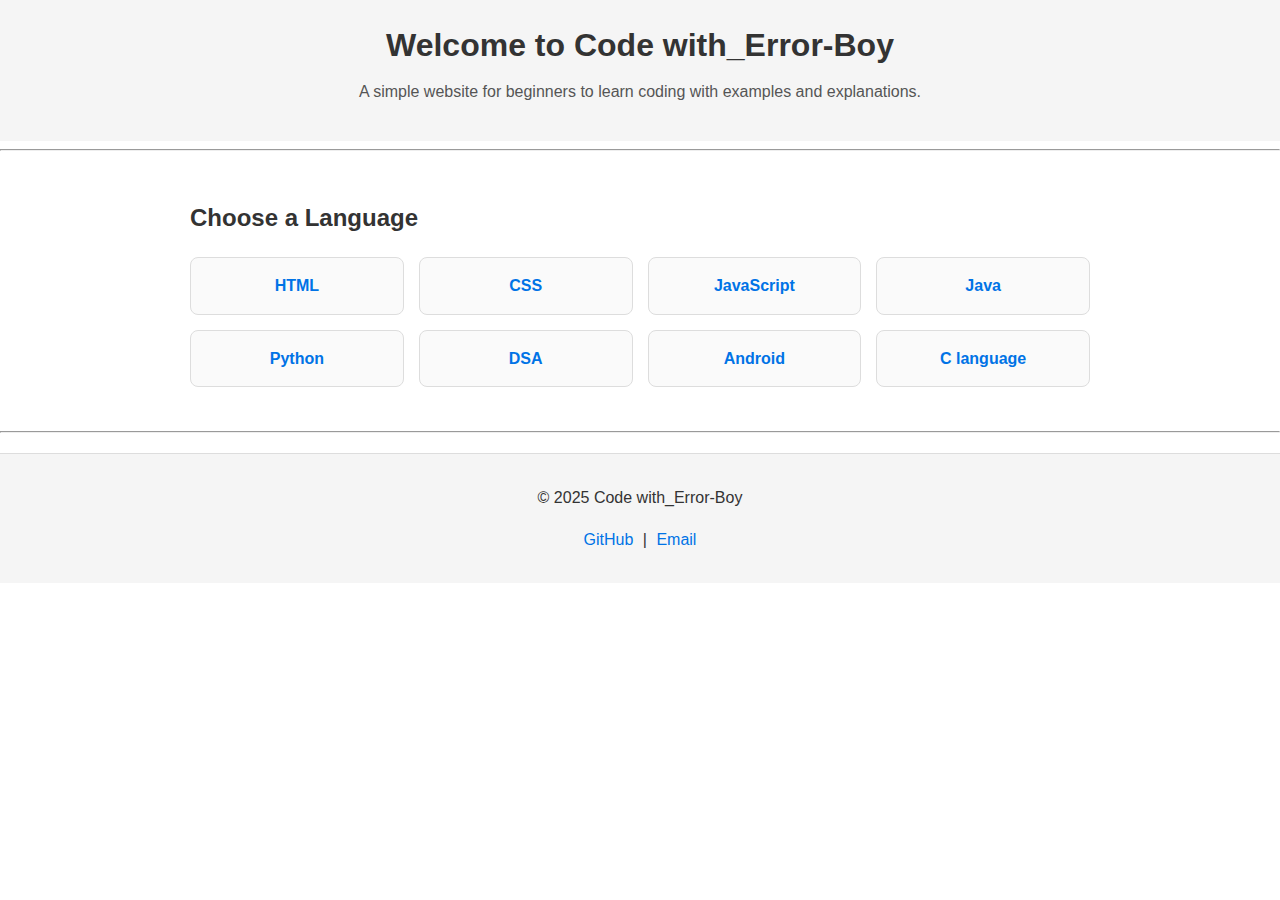
<file: index.html>
<!DOCTYPE html>
<html lang="en">
<head>
  <meta charset="UTF-8">
  <meta name="viewport" content="width=device-width, initial-scale=1.0">
  <title>Code with_Error-Boy</title>
  <link rel="stylesheet" href="styles.css">
  <link rel="icon" href="icon.jpg">
</head>
<body>

  <!-- Intro Section -->
  <header>
    <h1>Welcome to Code with_Error-Boy</h1>
    <p>A simple website for beginners to learn coding with examples and explanations.</p>
  </header>

  <hr>

  <!-- Languages Section -->
  <main>
    <h2>Choose a Language</h2>
    <ul>
      <a href="html.html"><li>HTML</li></a>
      <a href="css.html"><li>CSS</li></a>
      <a href="javascript.html"><li>JavaScript</li></a>
      <a href="java.html"><li>Java</li></a>
      <a href="python.html"><li>Python</li></a>
      <a href="dsa.html"><li>DSA</li></a>
      <a href="android.html"><li>Android</li></a>
      <a href="c.html"><li>C language</li></a>
    </ul>
  </main>

  <hr>

  <!-- Footer Section -->
  <footer>
    <p>© 2025 Code with_Error-Boy</p>
    <p>
      <a href="https://github.com/ErrorBoy928" target="_blank">GitHub</a> | 
      <a href="boyerror928@gmail.com" target="_blank">Email</a>
    </p>
  </footer>

</body>
</html>
</file>
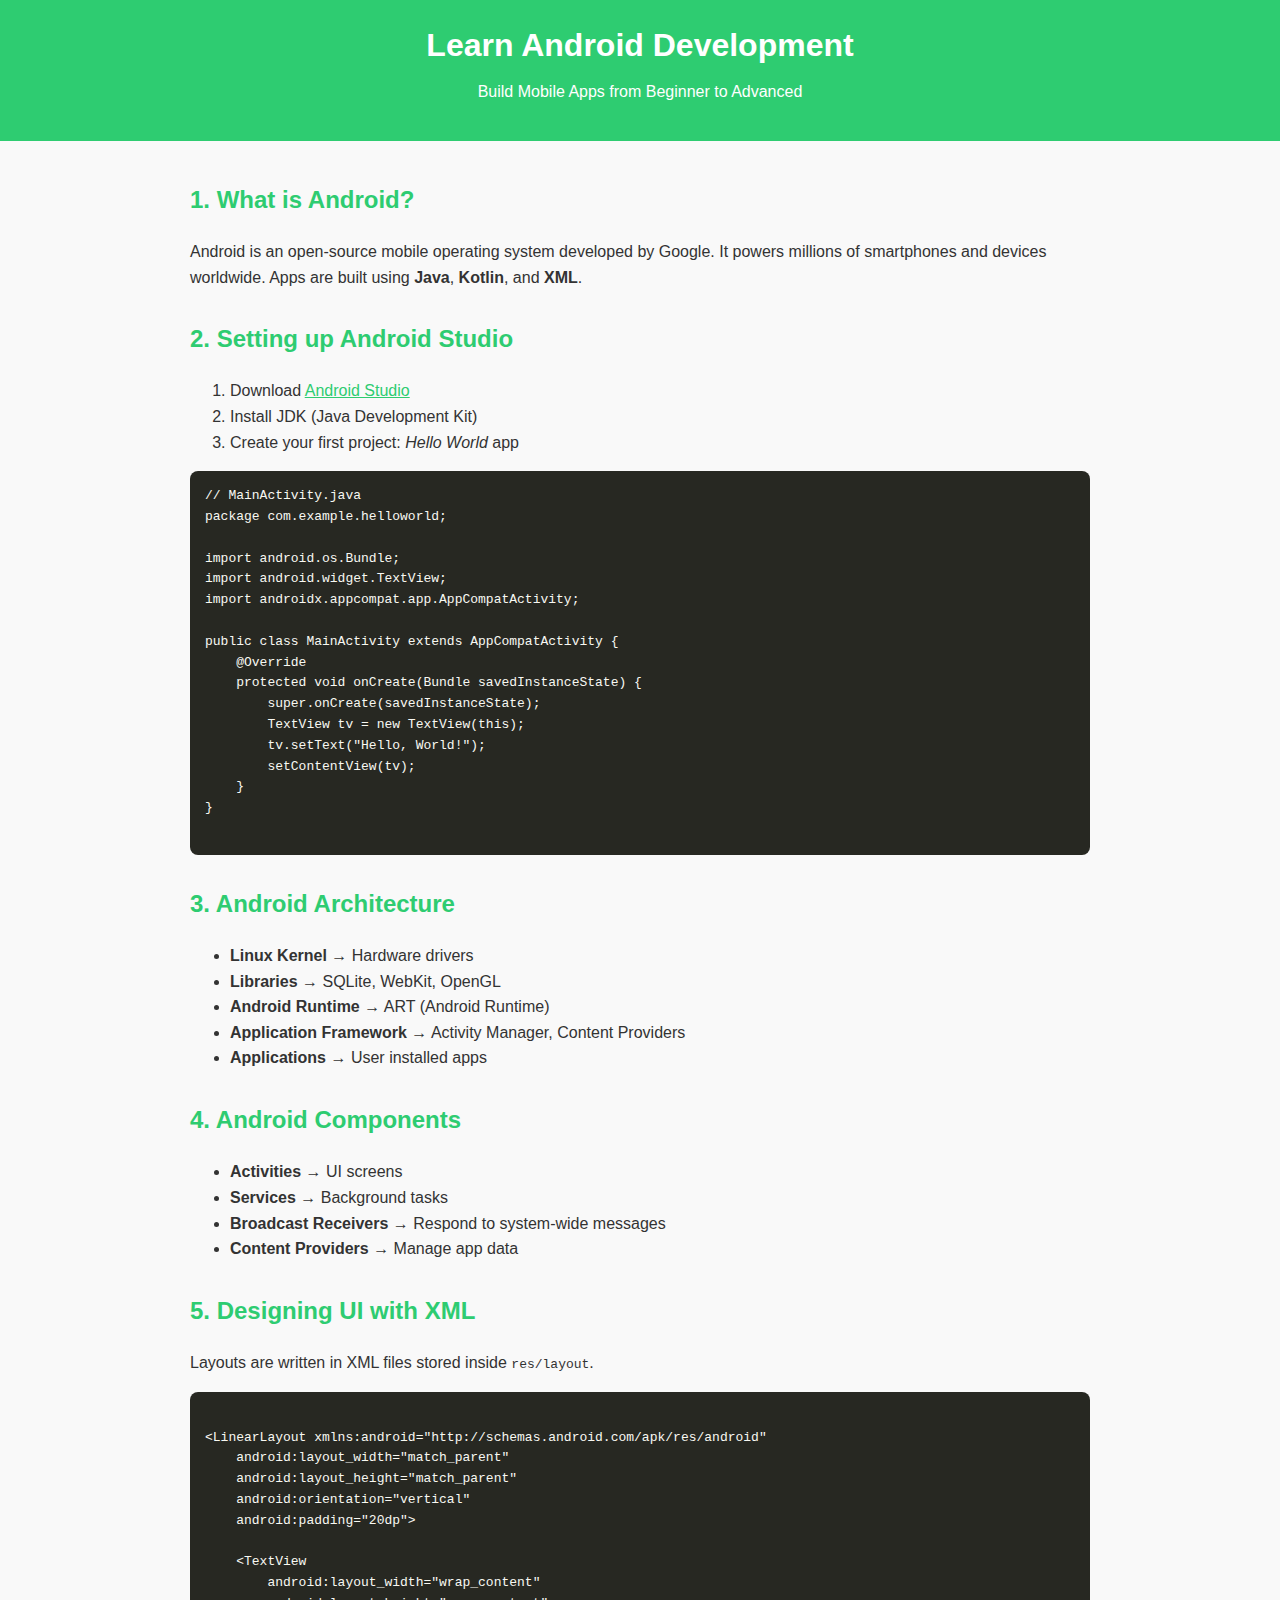
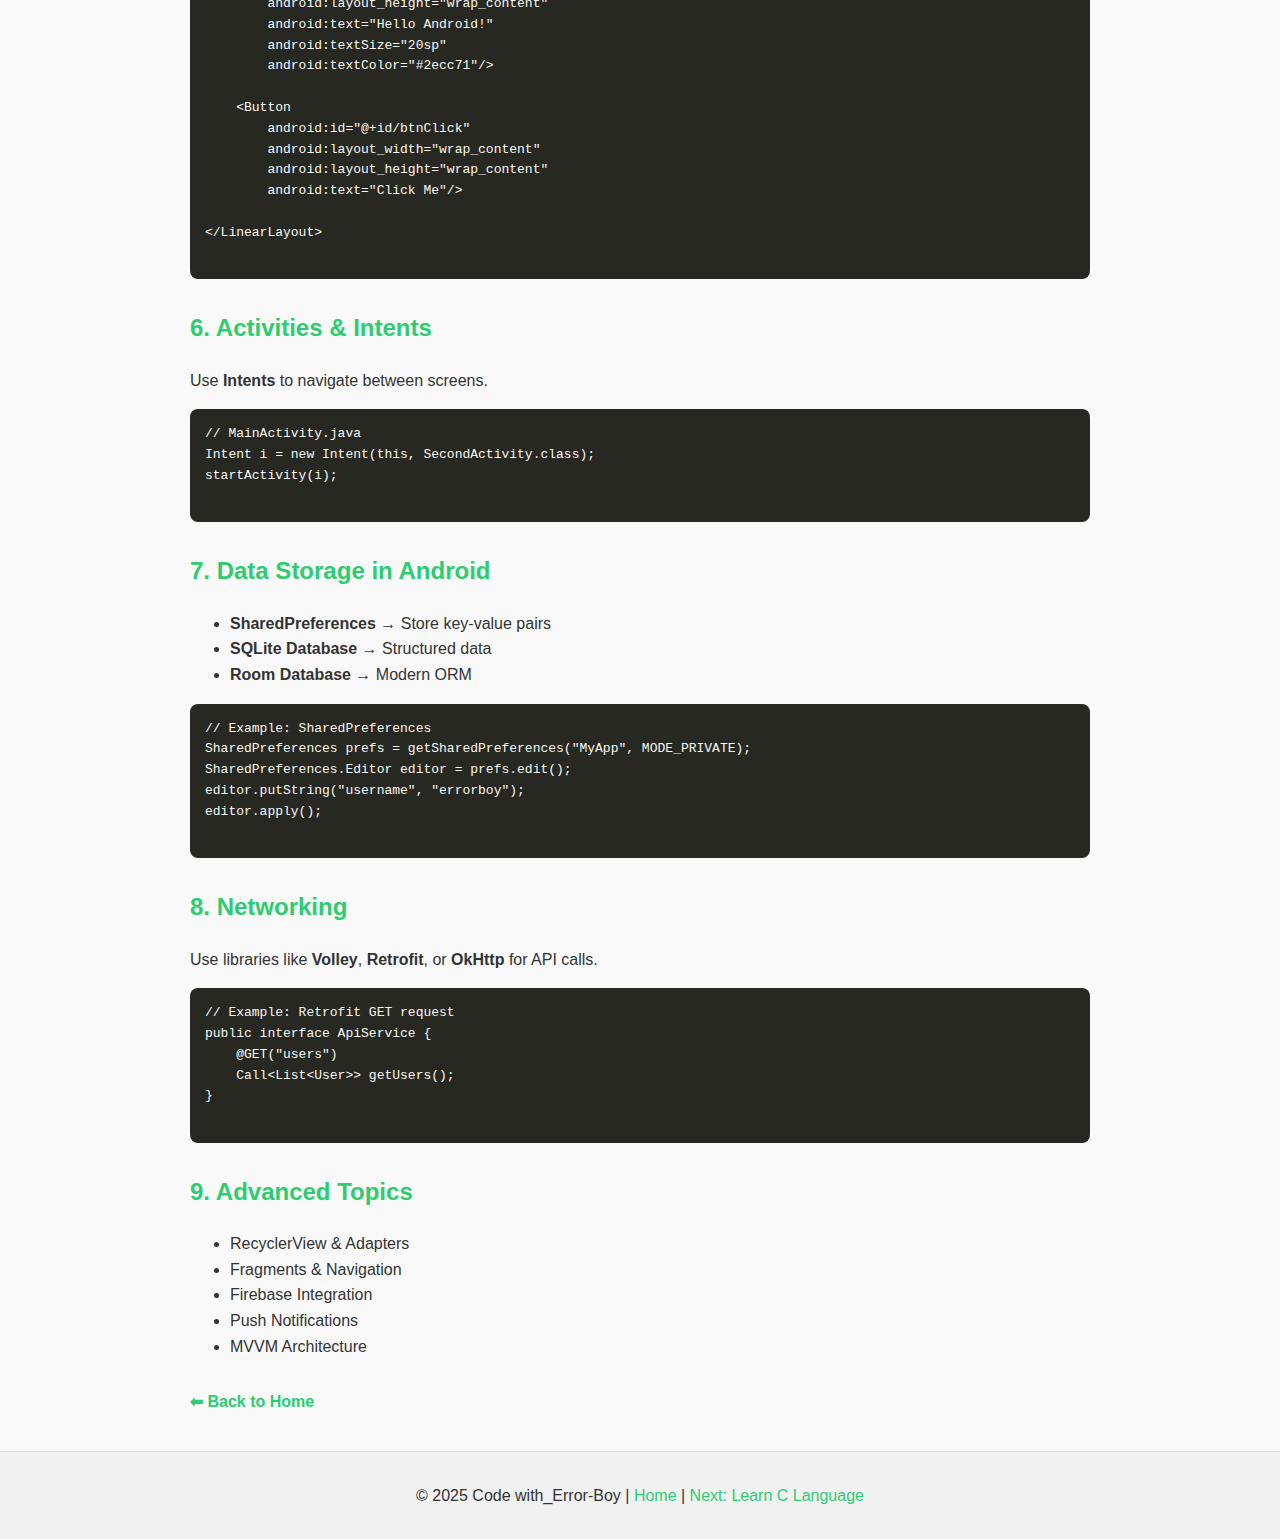
<file: android.html>
<!DOCTYPE html>
<html lang="en">
<head>
  <meta charset="UTF-8">
  <meta name="viewport" content="width=device-width, initial-scale=1.0">
  <title>Learn Android - Code with_Error-Boy</title>
  <link rel="icon" href="../icon.jpg">
</head>
<body style="font-family: Arial, sans-serif; margin:0; padding:0; line-height:1.6; background:#f9f9f9; color:#333;">

  <!-- Header -->
  <header style="background:#2ecc71; color:#fff; text-align:center; padding:20px;">
    <h1 style="margin:0;">Learn Android Development</h1>
    <p style="margin-top:8px;">Build Mobile Apps from Beginner to Advanced</p>
  </header>

  <!-- Main -->
  <main style="padding:20px; max-width:900px; margin:auto;">

    <!-- Intro -->
    <section style="margin-bottom:30px;">
      <h2 style="color:#2ecc71;">1. What is Android?</h2>
      <p>
        Android is an open-source mobile operating system developed by Google.  
        It powers millions of smartphones and devices worldwide.  
        Apps are built using <b>Java</b>, <b>Kotlin</b>, and <b>XML</b>.
      </p>
    </section>

    <!-- Setup -->
    <section style="margin-bottom:30px;">
      <h2 style="color:#2ecc71;">2. Setting up Android Studio</h2>
      <ol>
        <li>Download <a href="https://developer.android.com/studio" style="color:#2ecc71;">Android Studio</a></li>
        <li>Install JDK (Java Development Kit)</li>
        <li>Create your first project: <i>Hello World</i> app</li>
      </ol>
      <pre style="background:#272822; color:#f8f8f2; padding:15px; border-radius:8px;">
// MainActivity.java
package com.example.helloworld;

import android.os.Bundle;
import android.widget.TextView;
import androidx.appcompat.app.AppCompatActivity;

public class MainActivity extends AppCompatActivity {
    @Override
    protected void onCreate(Bundle savedInstanceState) {
        super.onCreate(savedInstanceState);
        TextView tv = new TextView(this);
        tv.setText("Hello, World!");
        setContentView(tv);
    }
}
      </pre>
    </section>

    <!-- Architecture -->
    <section style="margin-bottom:30px;">
      <h2 style="color:#2ecc71;">3. Android Architecture</h2>
      <ul>
        <li><b>Linux Kernel</b> → Hardware drivers</li>
        <li><b>Libraries</b> → SQLite, WebKit, OpenGL</li>
        <li><b>Android Runtime</b> → ART (Android Runtime)</li>
        <li><b>Application Framework</b> → Activity Manager, Content Providers</li>
        <li><b>Applications</b> → User installed apps</li>
      </ul>
    </section>

    <!-- Components -->
    <section style="margin-bottom:30px;">
      <h2 style="color:#2ecc71;">4. Android Components</h2>
      <ul>
        <li><b>Activities</b> → UI screens</li>
        <li><b>Services</b> → Background tasks</li>
        <li><b>Broadcast Receivers</b> → Respond to system-wide messages</li>
        <li><b>Content Providers</b> → Manage app data</li>
      </ul>
    </section>

    <!-- UI -->
    <section style="margin-bottom:30px;">
      <h2 style="color:#2ecc71;">5. Designing UI with XML</h2>
      <p>Layouts are written in XML files stored inside <code>res/layout</code>.</p>
      <pre style="background:#272822; color:#f8f8f2; padding:15px; border-radius:8px;">
<!-- activity_main.xml -->
&lt;LinearLayout xmlns:android="http://schemas.android.com/apk/res/android"
    android:layout_width="match_parent"
    android:layout_height="match_parent"
    android:orientation="vertical"
    android:padding="20dp"&gt;

    &lt;TextView
        android:layout_width="wrap_content"
        android:layout_height="wrap_content"
        android:text="Hello Android!"
        android:textSize="20sp"
        android:textColor="#2ecc71"/&gt;

    &lt;Button
        android:id="@+id/btnClick"
        android:layout_width="wrap_content"
        android:layout_height="wrap_content"
        android:text="Click Me"/&gt;

&lt;/LinearLayout&gt;
      </pre>
    </section>

    <!-- Intents -->
    <section style="margin-bottom:30px;">
      <h2 style="color:#2ecc71;">6. Activities & Intents</h2>
      <p>Use <b>Intents</b> to navigate between screens.</p>
      <pre style="background:#272822; color:#f8f8f2; padding:15px; border-radius:8px;">
// MainActivity.java
Intent i = new Intent(this, SecondActivity.class);
startActivity(i);
      </pre>
    </section>

    <!-- Storage -->
    <section style="margin-bottom:30px;">
      <h2 style="color:#2ecc71;">7. Data Storage in Android</h2>
      <ul>
        <li><b>SharedPreferences</b> → Store key-value pairs</li>
        <li><b>SQLite Database</b> → Structured data</li>
        <li><b>Room Database</b> → Modern ORM</li>
      </ul>
      <pre style="background:#272822; color:#f8f8f2; padding:15px; border-radius:8px;">
// Example: SharedPreferences
SharedPreferences prefs = getSharedPreferences("MyApp", MODE_PRIVATE);
SharedPreferences.Editor editor = prefs.edit();
editor.putString("username", "errorboy");
editor.apply();
      </pre>
    </section>

    <!-- Networking -->
    <section style="margin-bottom:30px;">
      <h2 style="color:#2ecc71;">8. Networking</h2>
      <p>Use libraries like <b>Volley</b>, <b>Retrofit</b>, or <b>OkHttp</b> for API calls.</p>
      <pre style="background:#272822; color:#f8f8f2; padding:15px; border-radius:8px;">
// Example: Retrofit GET request
public interface ApiService {
    @GET("users")
    Call&lt;List&lt;User&gt;&gt; getUsers();
}
      </pre>
    </section>

    <!-- Advanced -->
    <section style="margin-bottom:30px;">
      <h2 style="color:#2ecc71;">9. Advanced Topics</h2>
      <ul>
        <li>RecyclerView & Adapters</li>
        <li>Fragments & Navigation</li>
        <li>Firebase Integration</li>
        <li>Push Notifications</li>
        <li>MVVM Architecture</li>
      </ul>
    </section>

    <!-- Back -->
    <p><a href="../index.html" style="color:#2ecc71; text-decoration:none; font-weight:bold;">⬅ Back to Home</a></p>
  </main>

  <!-- Footer -->
  <footer style="text-align:center; padding:15px; background:#f1f1f1; border-top:1px solid #ddd;">
    <p>&copy; 2025 Code with_Error-Boy | 
      <a href="../index.html" style="color:#2ecc71; text-decoration:none;">Home</a> | 
      <a href="c.html" style="color:#2ecc71; text-decoration:none;">Next: Learn C Language</a>
    </p>
  </footer>

</body>
</html>
</file>
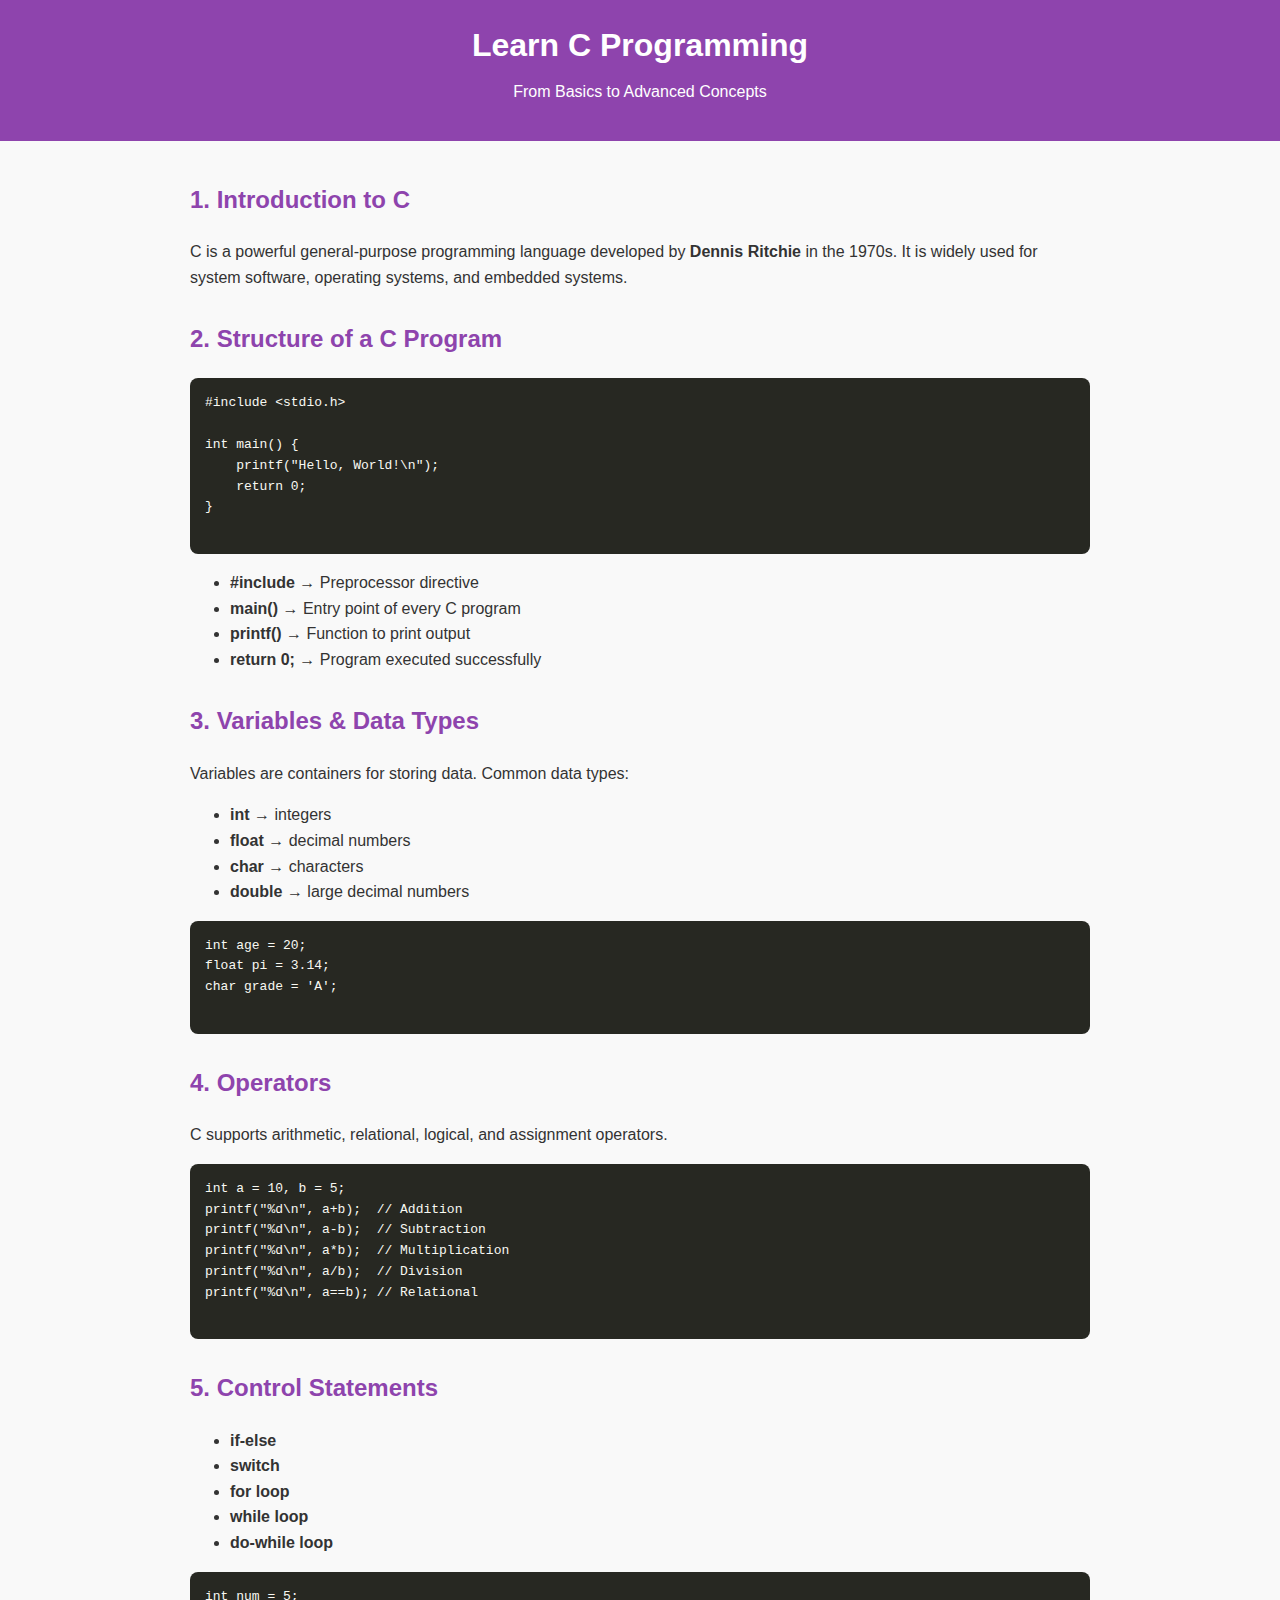
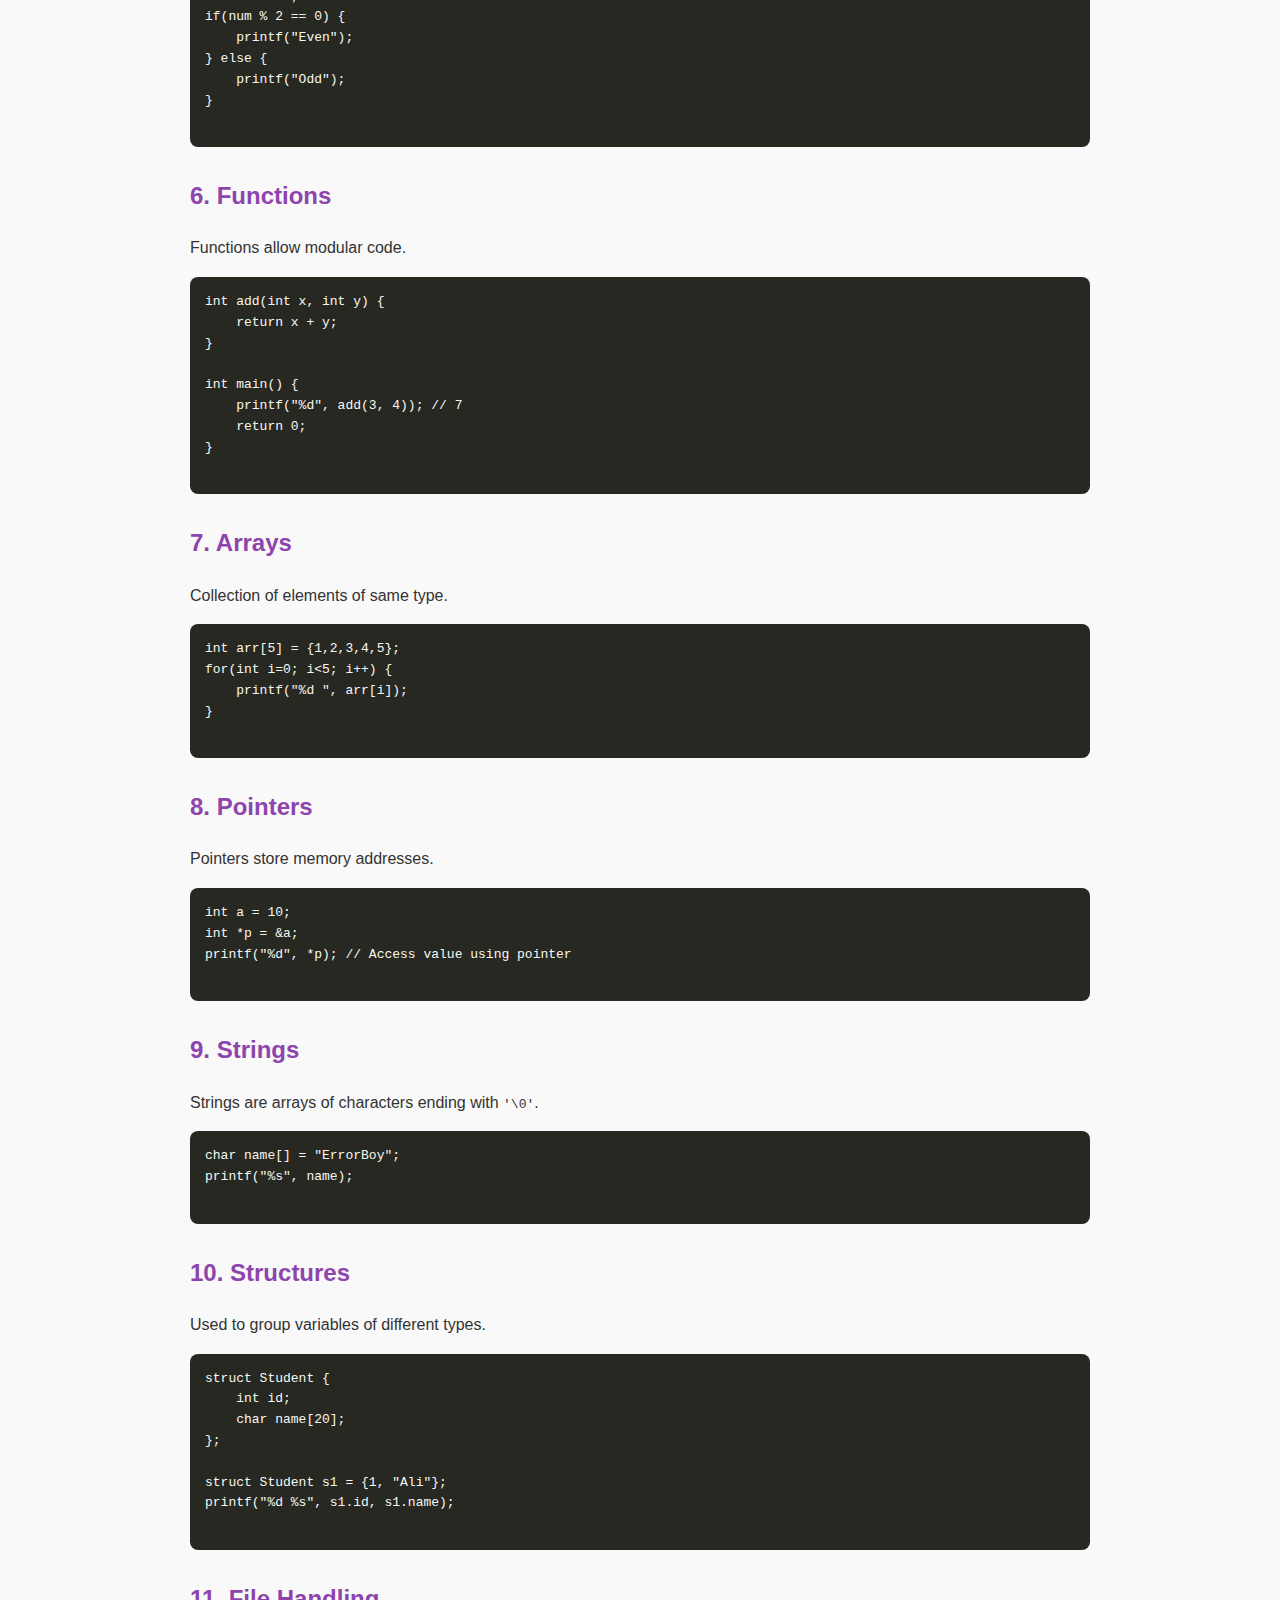
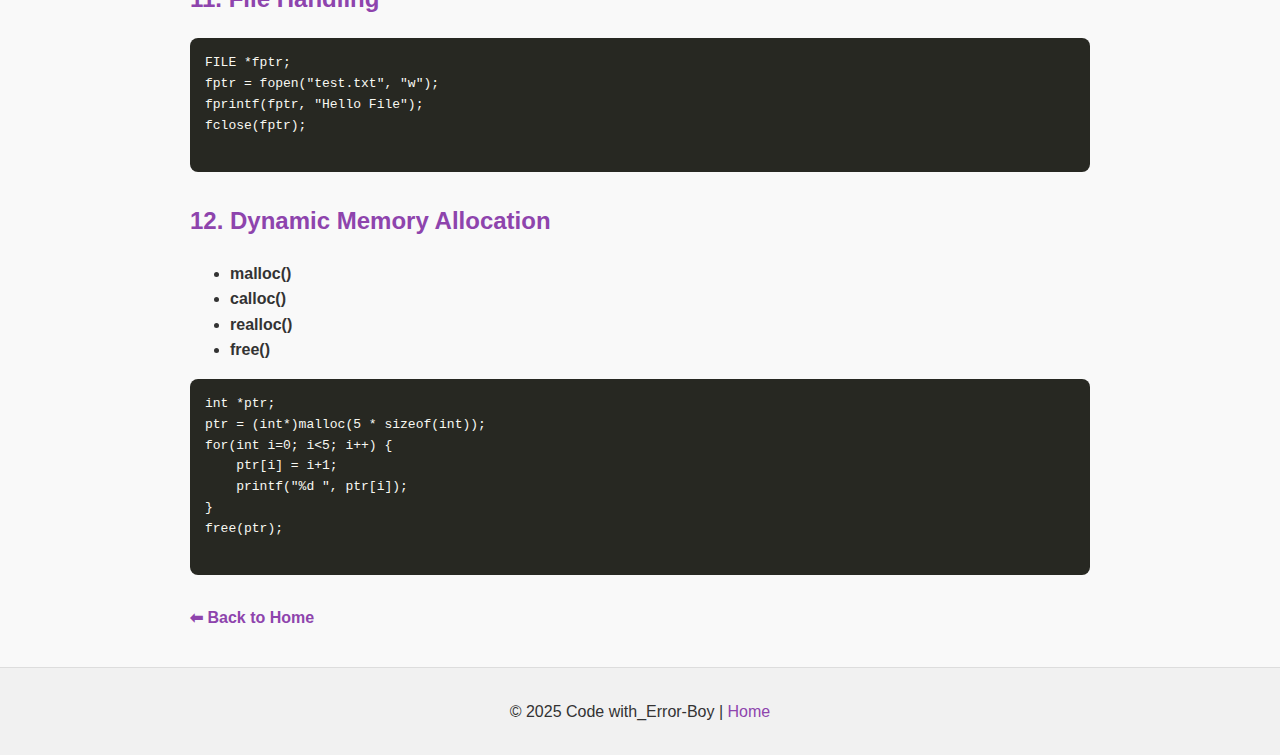
<file: c.html>
<!DOCTYPE html>
<html lang="en">
<head>
  <meta charset="UTF-8">
  <meta name="viewport" content="width=device-width, initial-scale=1.0">
  <title>Learn C Language - Code with_Error-Boy</title>
  <link rel="icon" href="../icon.jpg">
</head>
<body style="font-family: Arial, sans-serif; margin:0; padding:0; line-height:1.6; background:#f9f9f9; color:#333;">

  <!-- Header -->
  <header style="background:#8e44ad; color:#fff; text-align:center; padding:20px;">
    <h1 style="margin:0;">Learn C Programming</h1>
    <p style="margin-top:8px;">From Basics to Advanced Concepts</p>
  </header>

  <!-- Main -->
  <main style="padding:20px; max-width:900px; margin:auto;">

    <!-- Intro -->
    <section style="margin-bottom:30px;">
      <h2 style="color:#8e44ad;">1. Introduction to C</h2>
      <p>
        C is a powerful general-purpose programming language developed by <b>Dennis Ritchie</b> in the 1970s.  
        It is widely used for system software, operating systems, and embedded systems.
      </p>
    </section>

    <!-- Structure -->
    <section style="margin-bottom:30px;">
      <h2 style="color:#8e44ad;">2. Structure of a C Program</h2>
      <pre style="background:#272822; color:#f8f8f2; padding:15px; border-radius:8px;">
#include &lt;stdio.h&gt;

int main() {
    printf("Hello, World!\n");
    return 0;
}
      </pre>
      <ul>
        <li><b>#include</b> → Preprocessor directive</li>
        <li><b>main()</b> → Entry point of every C program</li>
        <li><b>printf()</b> → Function to print output</li>
        <li><b>return 0;</b> → Program executed successfully</li>
      </ul>
    </section>

    <!-- Variables -->
    <section style="margin-bottom:30px;">
      <h2 style="color:#8e44ad;">3. Variables & Data Types</h2>
      <p>Variables are containers for storing data. Common data types:</p>
      <ul>
        <li><b>int</b> → integers</li>
        <li><b>float</b> → decimal numbers</li>
        <li><b>char</b> → characters</li>
        <li><b>double</b> → large decimal numbers</li>
      </ul>
      <pre style="background:#272822; color:#f8f8f2; padding:15px; border-radius:8px;">
int age = 20;
float pi = 3.14;
char grade = 'A';
      </pre>
    </section>

    <!-- Operators -->
    <section style="margin-bottom:30px;">
      <h2 style="color:#8e44ad;">4. Operators</h2>
      <p>C supports arithmetic, relational, logical, and assignment operators.</p>
      <pre style="background:#272822; color:#f8f8f2; padding:15px; border-radius:8px;">
int a = 10, b = 5;
printf("%d\n", a+b);  // Addition
printf("%d\n", a-b);  // Subtraction
printf("%d\n", a*b);  // Multiplication
printf("%d\n", a/b);  // Division
printf("%d\n", a==b); // Relational
      </pre>
    </section>

    <!-- Control -->
    <section style="margin-bottom:30px;">
      <h2 style="color:#8e44ad;">5. Control Statements</h2>
      <ul>
        <li><b>if-else</b></li>
        <li><b>switch</b></li>
        <li><b>for loop</b></li>
        <li><b>while loop</b></li>
        <li><b>do-while loop</b></li>
      </ul>
      <pre style="background:#272822; color:#f8f8f2; padding:15px; border-radius:8px;">
int num = 5;
if(num % 2 == 0) {
    printf("Even");
} else {
    printf("Odd");
}
      </pre>
    </section>

    <!-- Functions -->
    <section style="margin-bottom:30px;">
      <h2 style="color:#8e44ad;">6. Functions</h2>
      <p>Functions allow modular code.</p>
      <pre style="background:#272822; color:#f8f8f2; padding:15px; border-radius:8px;">
int add(int x, int y) {
    return x + y;
}

int main() {
    printf("%d", add(3, 4)); // 7
    return 0;
}
      </pre>
    </section>

    <!-- Arrays -->
    <section style="margin-bottom:30px;">
      <h2 style="color:#8e44ad;">7. Arrays</h2>
      <p>Collection of elements of same type.</p>
      <pre style="background:#272822; color:#f8f8f2; padding:15px; border-radius:8px;">
int arr[5] = {1,2,3,4,5};
for(int i=0; i<5; i++) {
    printf("%d ", arr[i]);
}
      </pre>
    </section>

    <!-- Pointers -->
    <section style="margin-bottom:30px;">
      <h2 style="color:#8e44ad;">8. Pointers</h2>
      <p>Pointers store memory addresses.</p>
      <pre style="background:#272822; color:#f8f8f2; padding:15px; border-radius:8px;">
int a = 10;
int *p = &a;
printf("%d", *p); // Access value using pointer
      </pre>
    </section>

    <!-- Strings -->
    <section style="margin-bottom:30px;">
      <h2 style="color:#8e44ad;">9. Strings</h2>
      <p>Strings are arrays of characters ending with <code>'\0'</code>.</p>
      <pre style="background:#272822; color:#f8f8f2; padding:15px; border-radius:8px;">
char name[] = "ErrorBoy";
printf("%s", name);
      </pre>
    </section>

    <!-- Structures -->
    <section style="margin-bottom:30px;">
      <h2 style="color:#8e44ad;">10. Structures</h2>
      <p>Used to group variables of different types.</p>
      <pre style="background:#272822; color:#f8f8f2; padding:15px; border-radius:8px;">
struct Student {
    int id;
    char name[20];
};

struct Student s1 = {1, "Ali"};
printf("%d %s", s1.id, s1.name);
      </pre>
    </section>

    <!-- File Handling -->
    <section style="margin-bottom:30px;">
      <h2 style="color:#8e44ad;">11. File Handling</h2>
      <pre style="background:#272822; color:#f8f8f2; padding:15px; border-radius:8px;">
FILE *fptr;
fptr = fopen("test.txt", "w");
fprintf(fptr, "Hello File");
fclose(fptr);
      </pre>
    </section>

    <!-- Memory -->
    <section style="margin-bottom:30px;">
      <h2 style="color:#8e44ad;">12. Dynamic Memory Allocation</h2>
      <ul>
        <li><b>malloc()</b></li>
        <li><b>calloc()</b></li>
        <li><b>realloc()</b></li>
        <li><b>free()</b></li>
      </ul>
      <pre style="background:#272822; color:#f8f8f2; padding:15px; border-radius:8px;">
int *ptr;
ptr = (int*)malloc(5 * sizeof(int));
for(int i=0; i<5; i++) {
    ptr[i] = i+1;
    printf("%d ", ptr[i]);
}
free(ptr);
      </pre>
    </section>

    <!-- Back -->
    <p><a href="../index.html" style="color:#8e44ad; text-decoration:none; font-weight:bold;">⬅ Back to Home</a></p>
  </main>

  <!-- Footer -->
  <footer style="text-align:center; padding:15px; background:#f1f1f1; border-top:1px solid #ddd;">
    <p>&copy; 2025 Code with_Error-Boy | 
      <a href="../index.html" style="color:#8e44ad; text-decoration:none;">Home</a>
    </p>
  </footer>

</body>
</html>
</file>
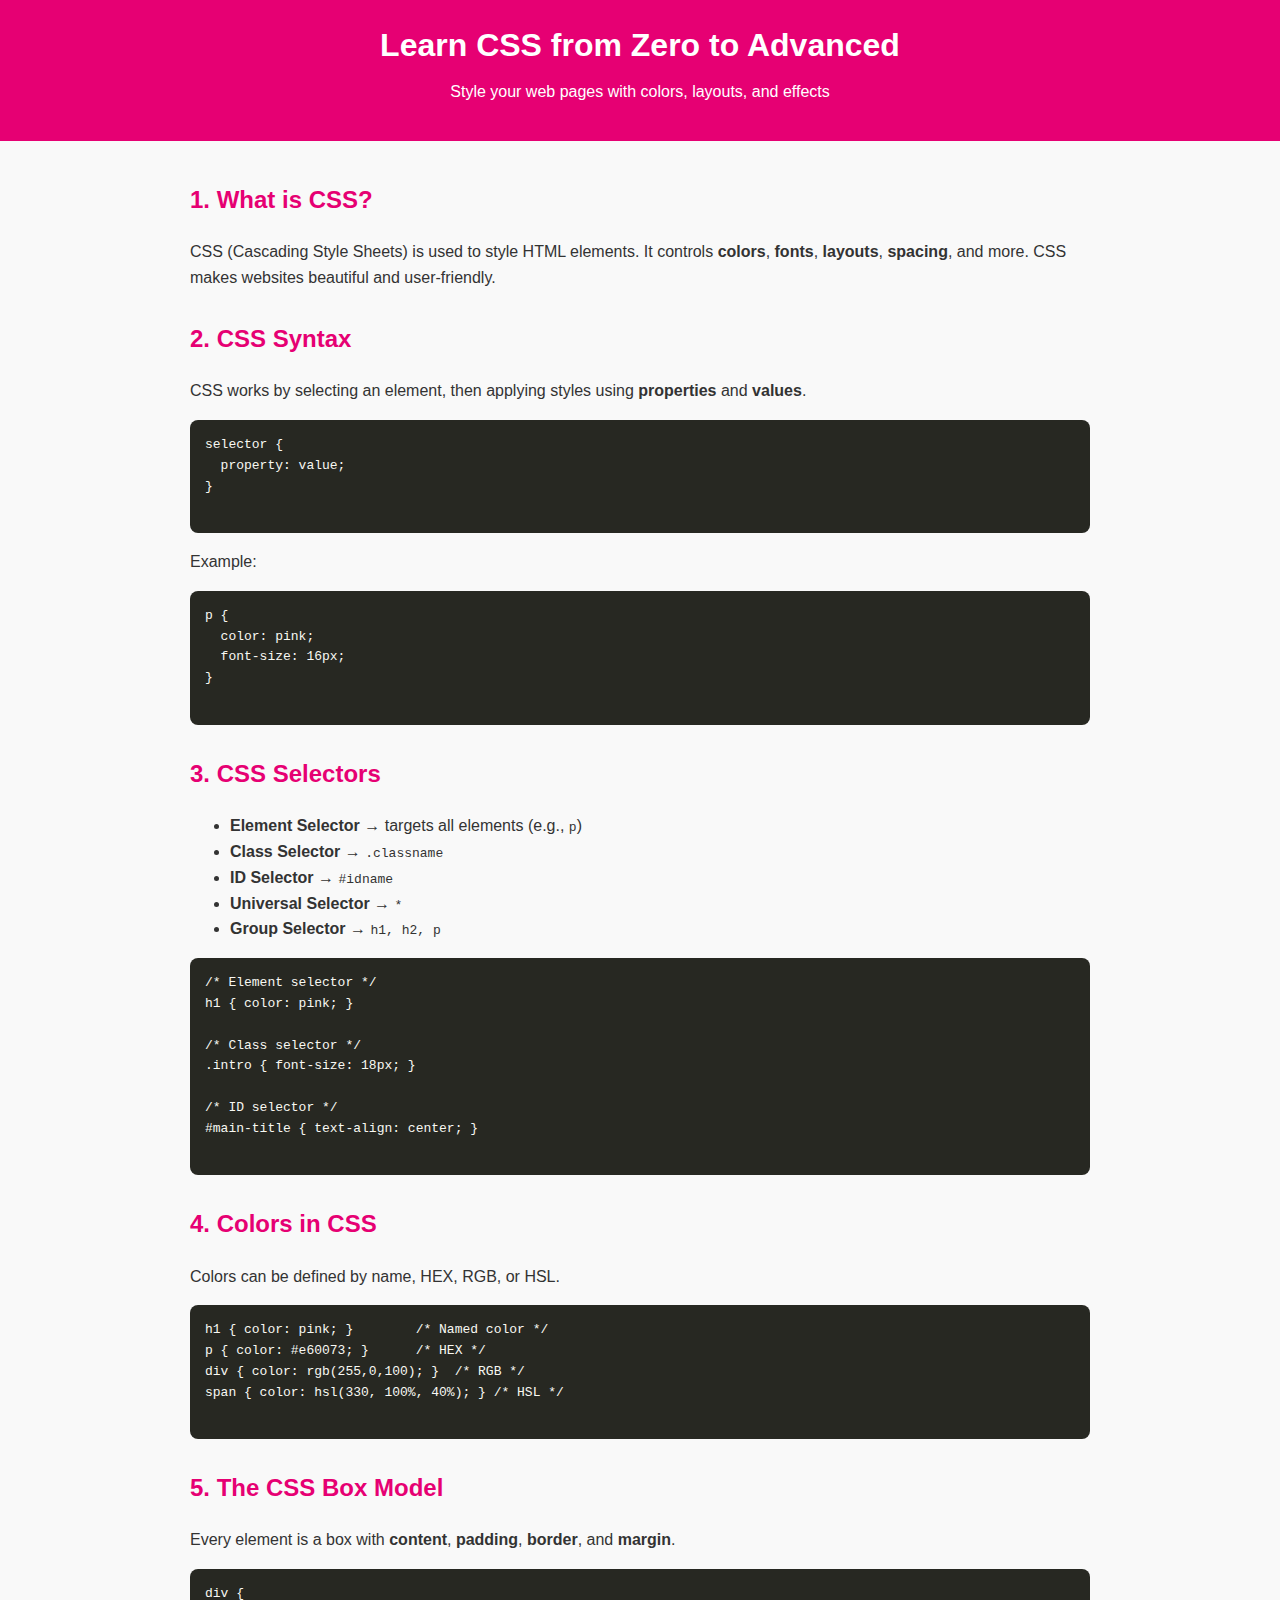
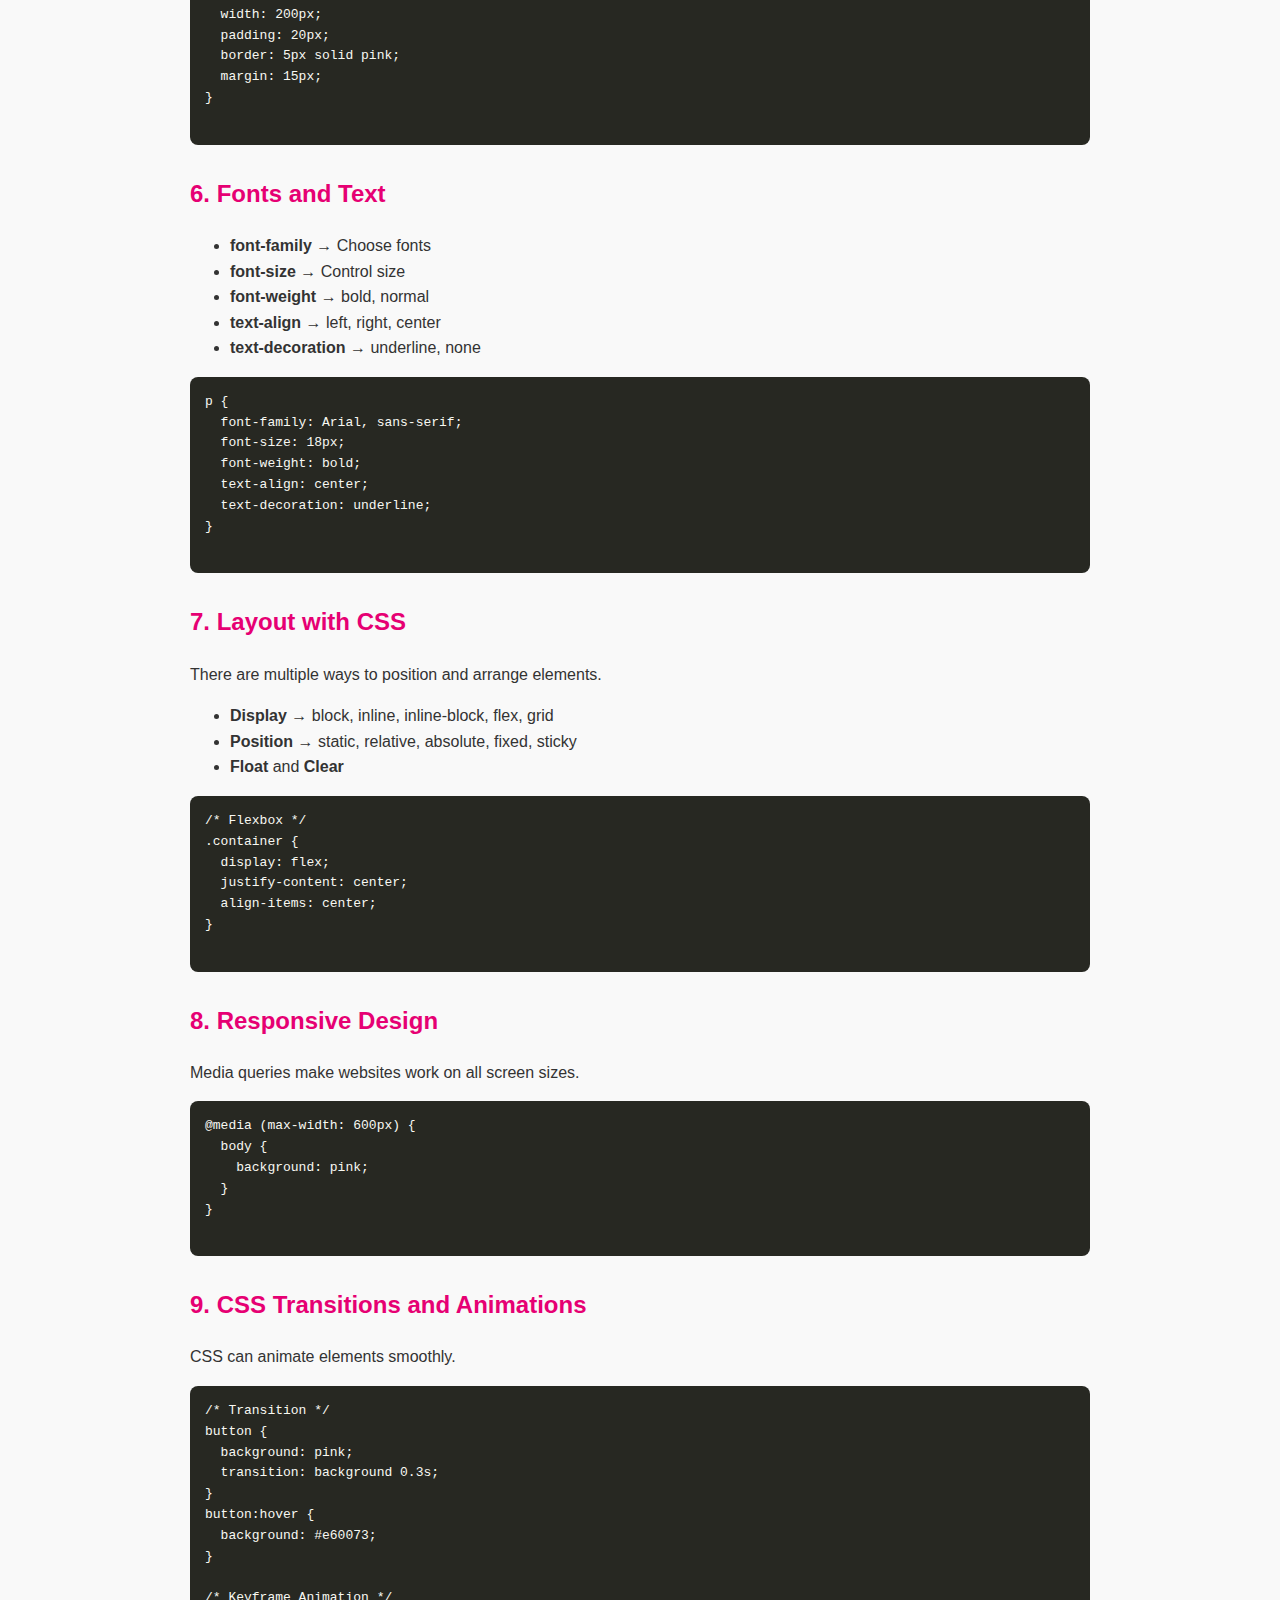
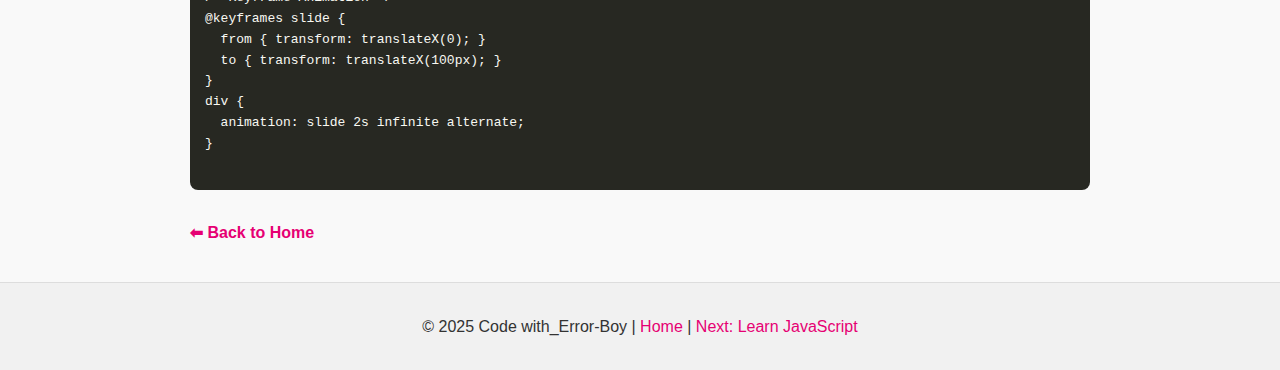
<file: css.html>
<!DOCTYPE html>
<html lang="en">
<head>
  <meta charset="UTF-8">
  <meta name="viewport" content="width=device-width, initial-scale=1.0">
  <title>Learn CSS - Code with_Error-Boy</title>
  <link rel="icon" href="../icon.jpg">
</head>
<body style="font-family: Arial, sans-serif; margin:0; padding:0; line-height:1.6; background:#f9f9f9; color:#333;">

  <!-- Header -->
  <header style="background:#e60073; color:white; text-align:center; padding:20px;">
    <h1 style="margin:0;">Learn CSS from Zero to Advanced</h1>
    <p style="margin-top:8px;">Style your web pages with colors, layouts, and effects</p>
  </header>

  <!-- Main Content -->
  <main style="padding:20px; max-width:900px; margin:auto;">

    <!-- Intro -->
    <section style="margin-bottom:30px;">
      <h2 style="color:#e60073;">1. What is CSS?</h2>
      <p>
        CSS (Cascading Style Sheets) is used to style HTML elements.
        It controls <b>colors</b>, <b>fonts</b>, <b>layouts</b>, <b>spacing</b>, and more.
        CSS makes websites beautiful and user-friendly.
      </p>
    </section>

    <!-- Syntax -->
    <section style="margin-bottom:30px;">
      <h2 style="color:#e60073;">2. CSS Syntax</h2>
      <p>
        CSS works by selecting an element, then applying styles using <b>properties</b> and <b>values</b>.
      </p>
      <pre style="background:#272822; color:#f8f8f2; padding:15px; border-radius:8px; overflow-x:auto;">
selector {
  property: value;
}
      </pre>
      <p>Example:</p>
      <pre style="background:#272822; color:#f8f8f2; padding:15px; border-radius:8px;">
p {
  color: pink;
  font-size: 16px;
}
      </pre>
    </section>

    <!-- Selectors -->
    <section style="margin-bottom:30px;">
      <h2 style="color:#e60073;">3. CSS Selectors</h2>
      <ul>
        <li><b>Element Selector</b> → targets all elements (e.g., <code>p</code>)</li>
        <li><b>Class Selector</b> → <code>.classname</code></li>
        <li><b>ID Selector</b> → <code>#idname</code></li>
        <li><b>Universal Selector</b> → <code>*</code></li>
        <li><b>Group Selector</b> → <code>h1, h2, p</code></li>
      </ul>
      <pre style="background:#272822; color:#f8f8f2; padding:15px; border-radius:8px;">
/* Element selector */
h1 { color: pink; }

/* Class selector */
.intro { font-size: 18px; }

/* ID selector */
#main-title { text-align: center; }
      </pre>
    </section>

    <!-- Colors -->
    <section style="margin-bottom:30px;">
      <h2 style="color:#e60073;">4. Colors in CSS</h2>
      <p>Colors can be defined by name, HEX, RGB, or HSL.</p>
      <pre style="background:#272822; color:#f8f8f2; padding:15px; border-radius:8px;">
h1 { color: pink; }        /* Named color */
p { color: #e60073; }      /* HEX */
div { color: rgb(255,0,100); }  /* RGB */
span { color: hsl(330, 100%, 40%); } /* HSL */
      </pre>
    </section>

    <!-- Box Model -->
    <section style="margin-bottom:30px;">
      <h2 style="color:#e60073;">5. The CSS Box Model</h2>
      <p>Every element is a box with <b>content</b>, <b>padding</b>, <b>border</b>, and <b>margin</b>.</p>
      <pre style="background:#272822; color:#f8f8f2; padding:15px; border-radius:8px;">
div {
  width: 200px;
  padding: 20px;
  border: 5px solid pink;
  margin: 15px;
}
      </pre>
    </section>

    <!-- Fonts -->
    <section style="margin-bottom:30px;">
      <h2 style="color:#e60073;">6. Fonts and Text</h2>
      <ul>
        <li><b>font-family</b> → Choose fonts</li>
        <li><b>font-size</b> → Control size</li>
        <li><b>font-weight</b> → bold, normal</li>
        <li><b>text-align</b> → left, right, center</li>
        <li><b>text-decoration</b> → underline, none</li>
      </ul>
      <pre style="background:#272822; color:#f8f8f2; padding:15px; border-radius:8px;">
p {
  font-family: Arial, sans-serif;
  font-size: 18px;
  font-weight: bold;
  text-align: center;
  text-decoration: underline;
}
      </pre>
    </section>

    <!-- Layout -->
    <section style="margin-bottom:30px;">
      <h2 style="color:#e60073;">7. Layout with CSS</h2>
      <p>There are multiple ways to position and arrange elements.</p>
      <ul>
        <li><b>Display</b> → block, inline, inline-block, flex, grid</li>
        <li><b>Position</b> → static, relative, absolute, fixed, sticky</li>
        <li><b>Float</b> and <b>Clear</b></li>
      </ul>
      <pre style="background:#272822; color:#f8f8f2; padding:15px; border-radius:8px;">
/* Flexbox */
.container {
  display: flex;
  justify-content: center;
  align-items: center;
}
      </pre>
    </section>

    <!-- Responsive -->
    <section style="margin-bottom:30px;">
      <h2 style="color:#e60073;">8. Responsive Design</h2>
      <p>
        Media queries make websites work on all screen sizes.
      </p>
      <pre style="background:#272822; color:#f8f8f2; padding:15px; border-radius:8px;">
@media (max-width: 600px) {
  body {
    background: pink;
  }
}
      </pre>
    </section>

    <!-- Animations -->
    <section style="margin-bottom:30px;">
      <h2 style="color:#e60073;">9. CSS Transitions and Animations</h2>
      <p>
        CSS can animate elements smoothly.
      </p>
      <pre style="background:#272822; color:#f8f8f2; padding:15px; border-radius:8px;">
/* Transition */
button {
  background: pink;
  transition: background 0.3s;
}
button:hover {
  background: #e60073;
}

/* Keyframe Animation */
@keyframes slide {
  from { transform: translateX(0); }
  to { transform: translateX(100px); }
}
div {
  animation: slide 2s infinite alternate;
}
      </pre>
    </section>

    <!-- Back Link -->
    <p><a href="../index.html" style="color:#e60073; text-decoration:none; font-weight:bold;">⬅ Back to Home</a></p>
  </main>

  <!-- Footer -->
  <footer style="text-align:center; padding:15px; background:#f1f1f1; border-top:1px solid #ddd;">
    <p>&copy; 2025 Code with_Error-Boy | 
      <a href="../index.html" style="color:#e60073; text-decoration:none;">Home</a> | 
      <a href="javascript.html" style="color:#e60073; text-decoration:none;">Next: Learn JavaScript</a>
    </p>
  </footer>

</body>
</html>
</file>
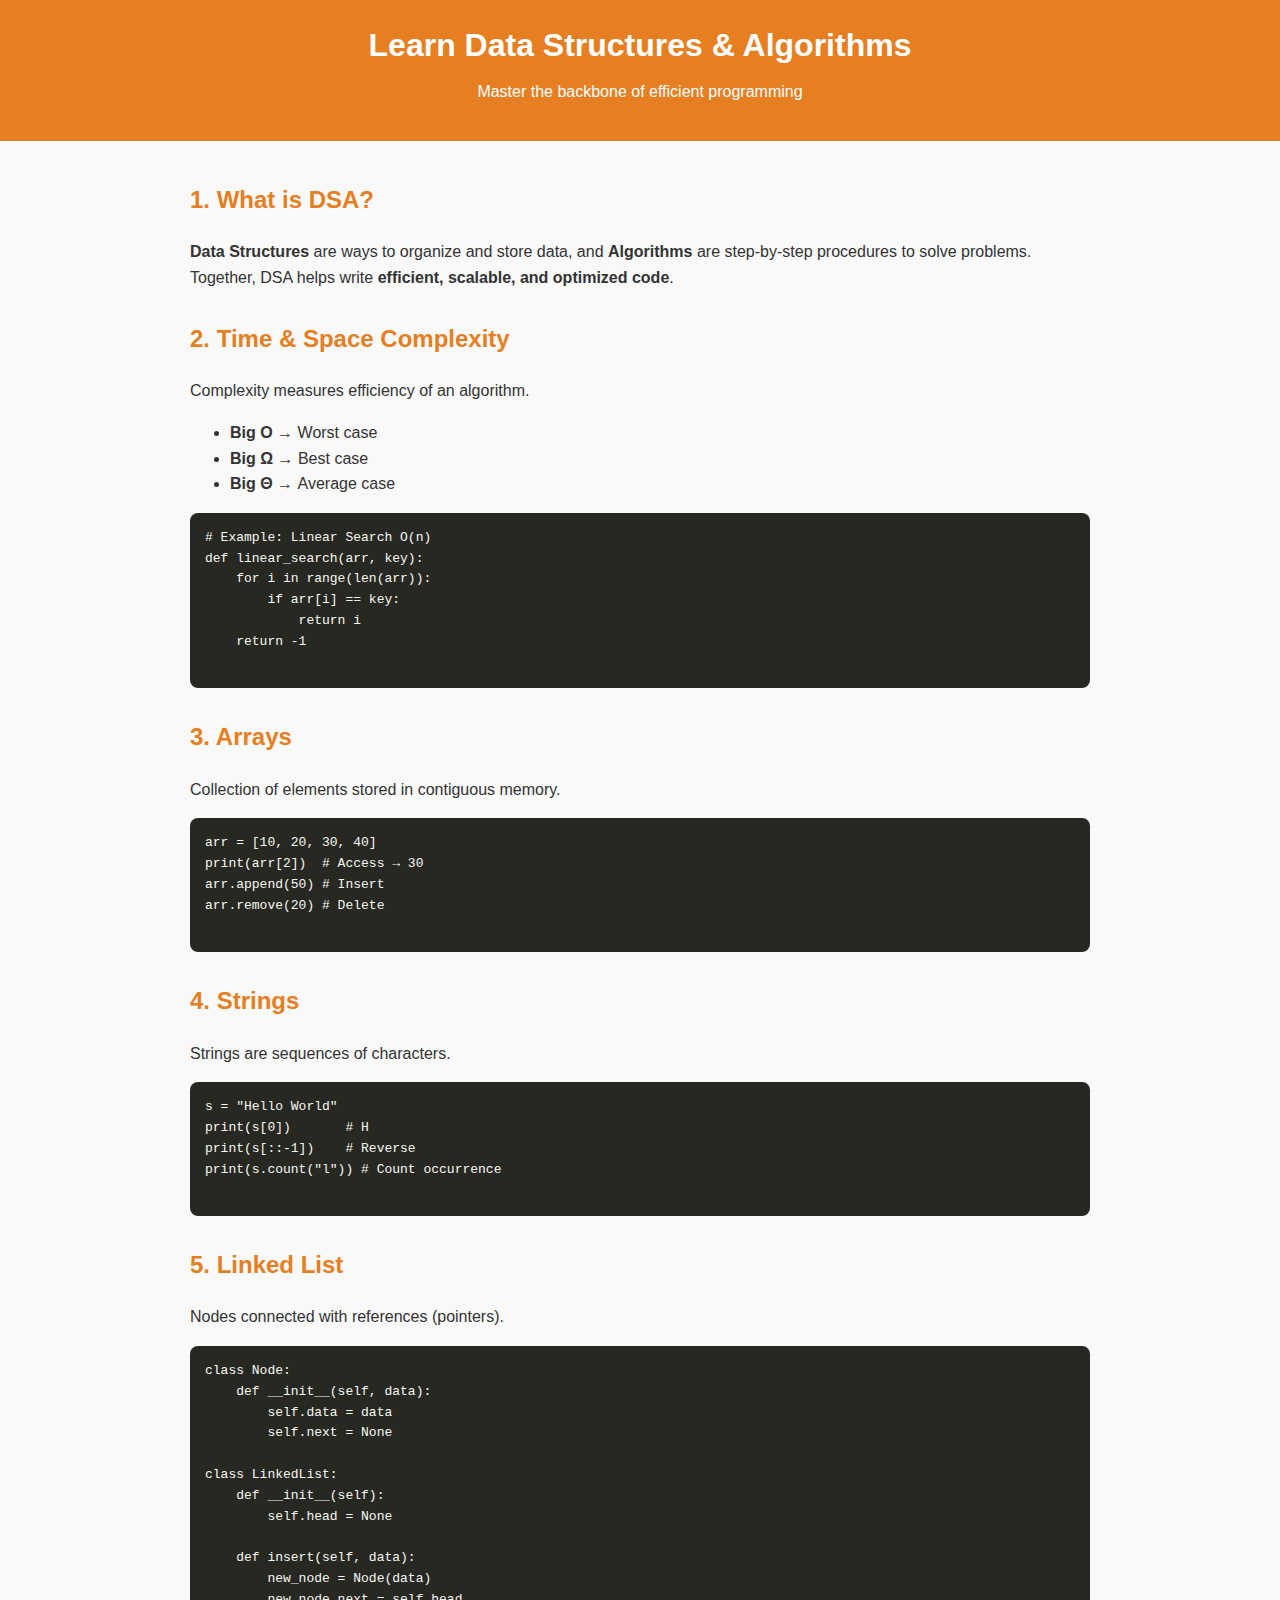
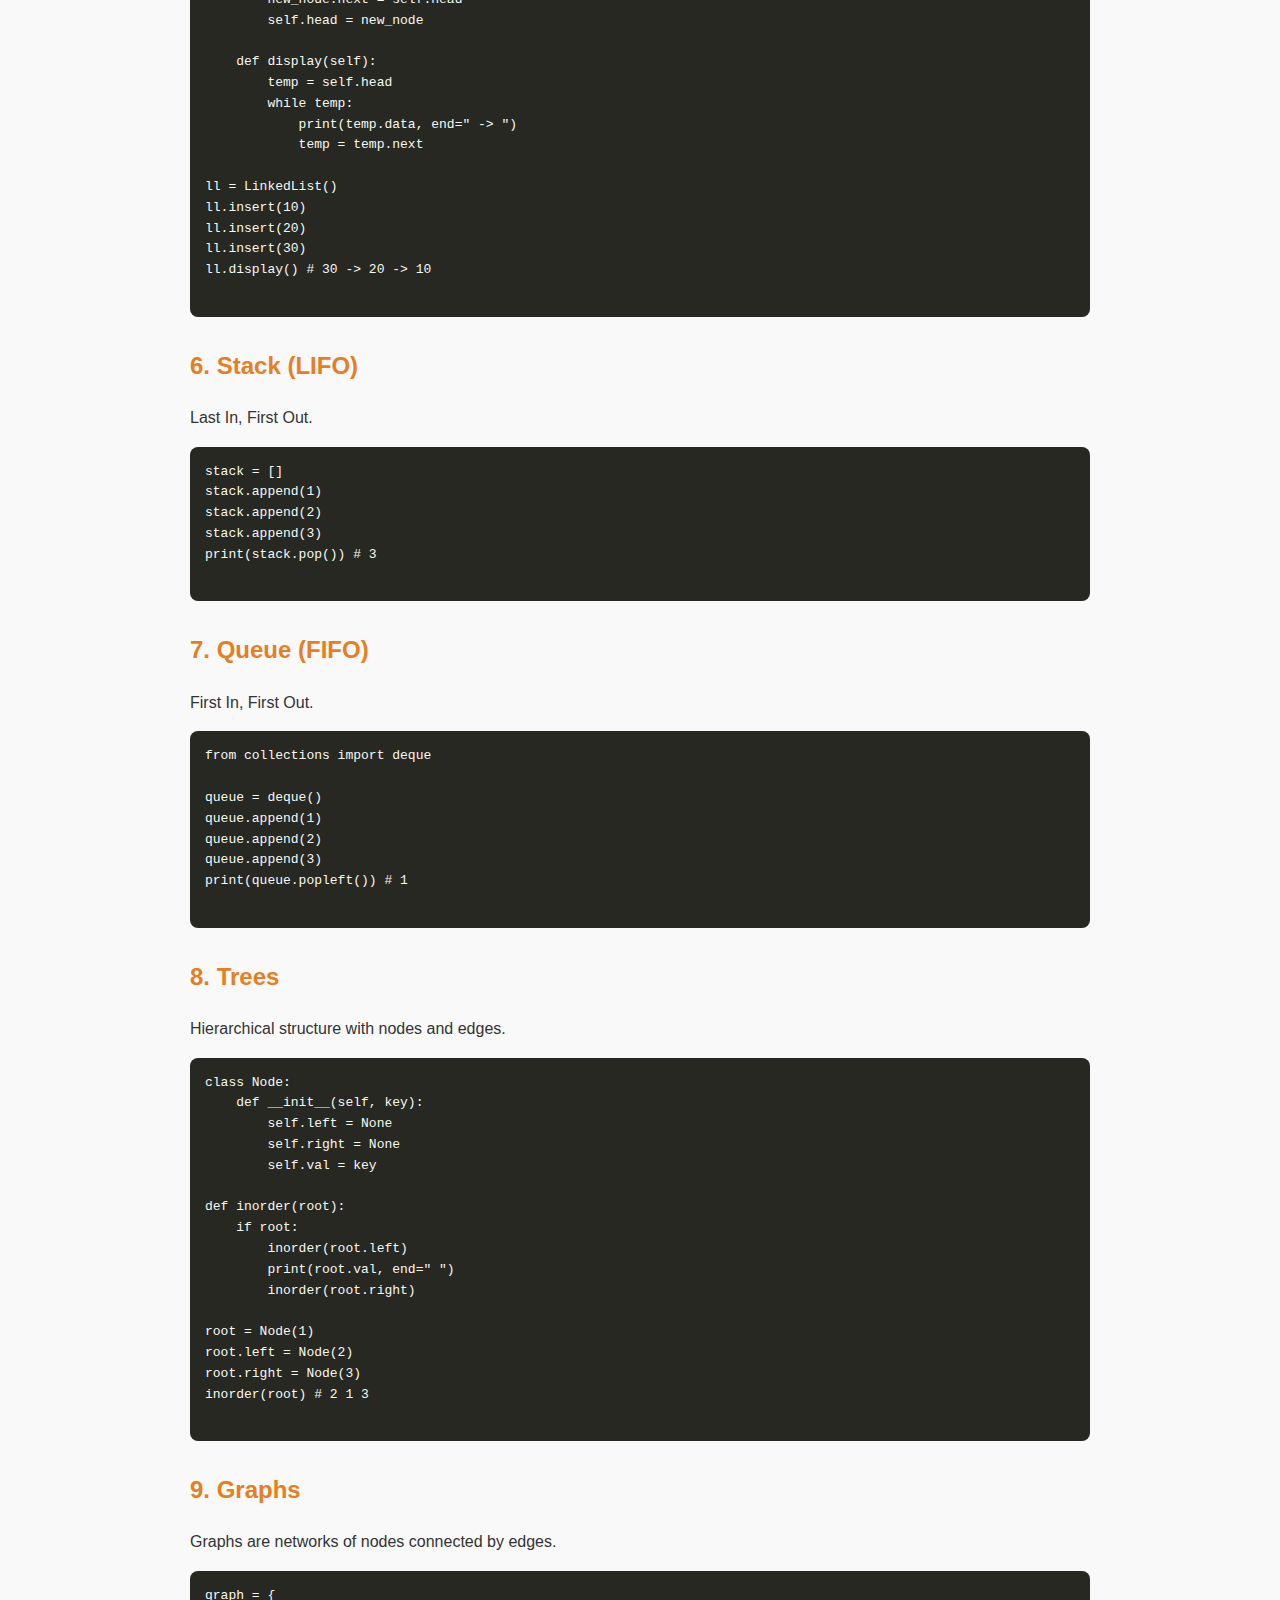
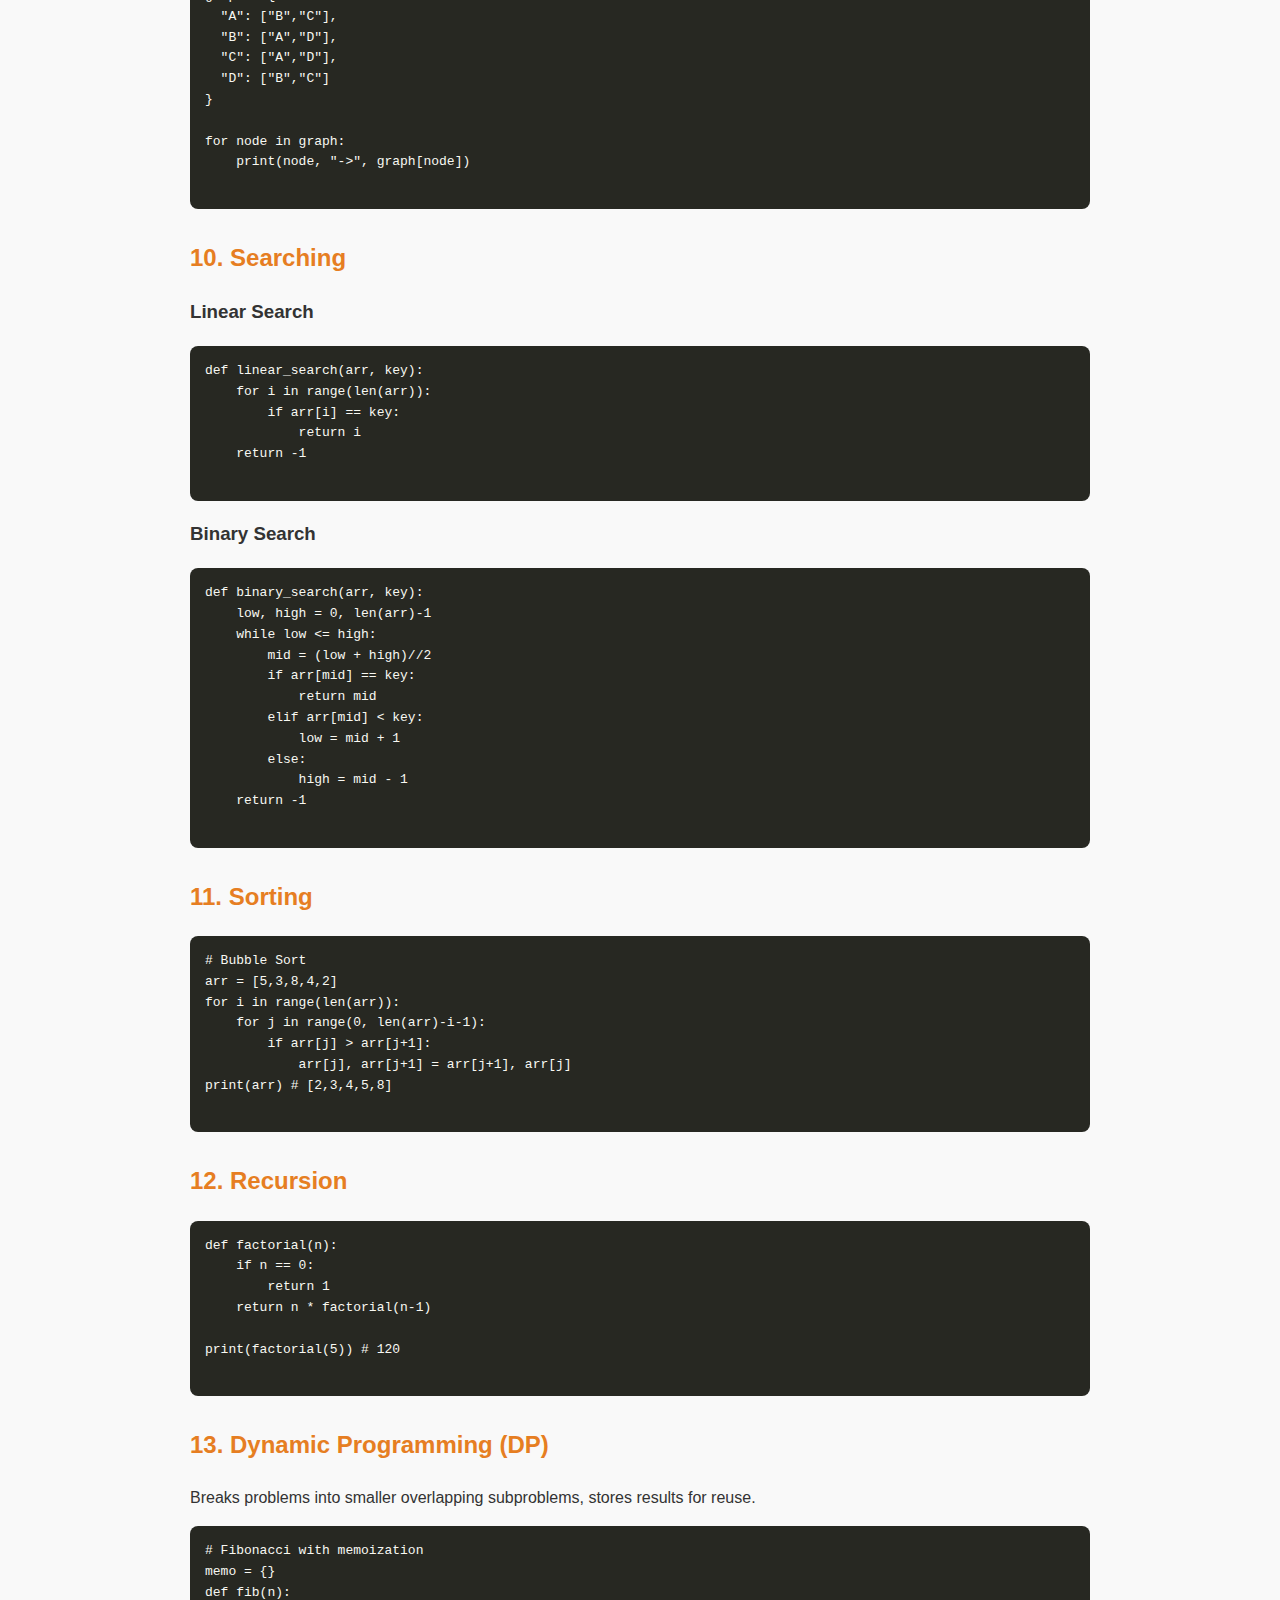
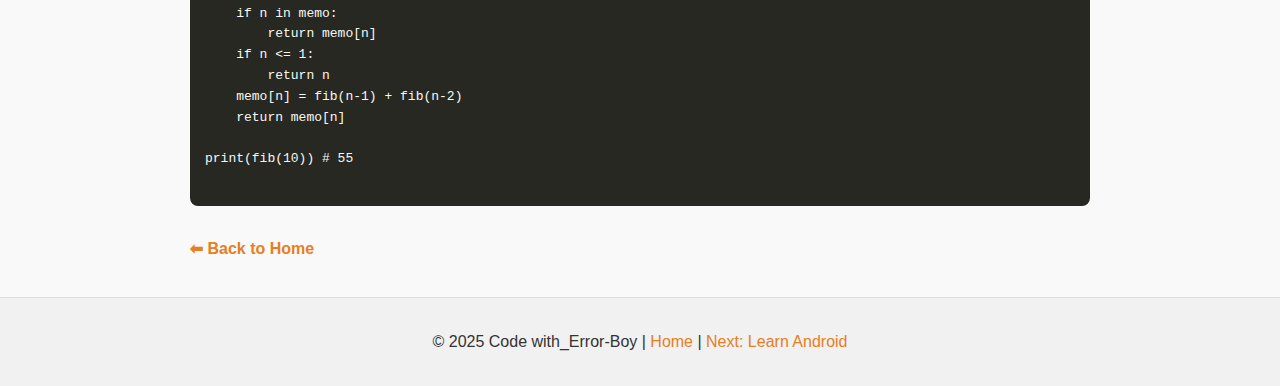
<file: dsa.html>
<!DOCTYPE html>
<html lang="en">
<head>
  <meta charset="UTF-8">
  <meta name="viewport" content="width=device-width, initial-scale=1.0">
  <title>Learn DSA - Code with_Error-Boy</title>
  <link rel="icon" href="../icon.jpg">
</head>
<body style="font-family: Arial, sans-serif; margin:0; padding:0; line-height:1.6; background:#f9f9f9; color:#333;">

  <!-- Header -->
  <header style="background:#e67e22; color:#fff; text-align:center; padding:20px;">
    <h1 style="margin:0;">Learn Data Structures & Algorithms</h1>
    <p style="margin-top:8px;">Master the backbone of efficient programming</p>
  </header>

  <!-- Main Content -->
  <main style="padding:20px; max-width:900px; margin:auto;">

    <!-- Intro -->
    <section style="margin-bottom:30px;">
      <h2 style="color:#e67e22;">1. What is DSA?</h2>
      <p>
        <b>Data Structures</b> are ways to organize and store data, and <b>Algorithms</b> are step-by-step procedures to solve problems.  
        Together, DSA helps write <b>efficient, scalable, and optimized code</b>.
      </p>
    </section>

    <!-- Complexity -->
    <section style="margin-bottom:30px;">
      <h2 style="color:#e67e22;">2. Time & Space Complexity</h2>
      <p>
        Complexity measures efficiency of an algorithm.  
        <ul>
          <li><b>Big O</b> → Worst case</li>
          <li><b>Big Ω</b> → Best case</li>
          <li><b>Big Θ</b> → Average case</li>
        </ul>
      </p>
      <pre style="background:#272822; color:#f8f8f2; padding:15px; border-radius:8px;">
# Example: Linear Search O(n)
def linear_search(arr, key):
    for i in range(len(arr)):
        if arr[i] == key:
            return i
    return -1
      </pre>
    </section>

    <!-- Arrays -->
    <section style="margin-bottom:30px;">
      <h2 style="color:#e67e22;">3. Arrays</h2>
      <p>Collection of elements stored in contiguous memory.</p>
      <pre style="background:#272822; color:#f8f8f2; padding:15px; border-radius:8px;">
arr = [10, 20, 30, 40]
print(arr[2])  # Access → 30
arr.append(50) # Insert
arr.remove(20) # Delete
      </pre>
    </section>

    <!-- Strings -->
    <section style="margin-bottom:30px;">
      <h2 style="color:#e67e22;">4. Strings</h2>
      <p>Strings are sequences of characters.</p>
      <pre style="background:#272822; color:#f8f8f2; padding:15px; border-radius:8px;">
s = "Hello World"
print(s[0])       # H
print(s[::-1])    # Reverse
print(s.count("l")) # Count occurrence
      </pre>
    </section>

    <!-- Linked List -->
    <section style="margin-bottom:30px;">
      <h2 style="color:#e67e22;">5. Linked List</h2>
      <p>Nodes connected with references (pointers).</p>
      <pre style="background:#272822; color:#f8f8f2; padding:15px; border-radius:8px;">
class Node:
    def __init__(self, data):
        self.data = data
        self.next = None

class LinkedList:
    def __init__(self):
        self.head = None

    def insert(self, data):
        new_node = Node(data)
        new_node.next = self.head
        self.head = new_node

    def display(self):
        temp = self.head
        while temp:
            print(temp.data, end=" -> ")
            temp = temp.next

ll = LinkedList()
ll.insert(10)
ll.insert(20)
ll.insert(30)
ll.display() # 30 -> 20 -> 10
      </pre>
    </section>

    <!-- Stack -->
    <section style="margin-bottom:30px;">
      <h2 style="color:#e67e22;">6. Stack (LIFO)</h2>
      <p>Last In, First Out.</p>
      <pre style="background:#272822; color:#f8f8f2; padding:15px; border-radius:8px;">
stack = []
stack.append(1)
stack.append(2)
stack.append(3)
print(stack.pop()) # 3
      </pre>
    </section>

    <!-- Queue -->
    <section style="margin-bottom:30px;">
      <h2 style="color:#e67e22;">7. Queue (FIFO)</h2>
      <p>First In, First Out.</p>
      <pre style="background:#272822; color:#f8f8f2; padding:15px; border-radius:8px;">
from collections import deque

queue = deque()
queue.append(1)
queue.append(2)
queue.append(3)
print(queue.popleft()) # 1
      </pre>
    </section>

    <!-- Trees -->
    <section style="margin-bottom:30px;">
      <h2 style="color:#e67e22;">8. Trees</h2>
      <p>Hierarchical structure with nodes and edges.</p>
      <pre style="background:#272822; color:#f8f8f2; padding:15px; border-radius:8px;">
class Node:
    def __init__(self, key):
        self.left = None
        self.right = None
        self.val = key

def inorder(root):
    if root:
        inorder(root.left)
        print(root.val, end=" ")
        inorder(root.right)

root = Node(1)
root.left = Node(2)
root.right = Node(3)
inorder(root) # 2 1 3
      </pre>
    </section>

    <!-- Graphs -->
    <section style="margin-bottom:30px;">
      <h2 style="color:#e67e22;">9. Graphs</h2>
      <p>Graphs are networks of nodes connected by edges.</p>
      <pre style="background:#272822; color:#f8f8f2; padding:15px; border-radius:8px;">
graph = {
  "A": ["B","C"],
  "B": ["A","D"],
  "C": ["A","D"],
  "D": ["B","C"]
}

for node in graph:
    print(node, "->", graph[node])
      </pre>
    </section>

    <!-- Searching -->
    <section style="margin-bottom:30px;">
      <h2 style="color:#e67e22;">10. Searching</h2>
      <h3>Linear Search</h3>
      <pre style="background:#272822; color:#f8f8f2; padding:15px; border-radius:8px;">
def linear_search(arr, key):
    for i in range(len(arr)):
        if arr[i] == key:
            return i
    return -1
      </pre>

      <h3>Binary Search</h3>
      <pre style="background:#272822; color:#f8f8f2; padding:15px; border-radius:8px;">
def binary_search(arr, key):
    low, high = 0, len(arr)-1
    while low <= high:
        mid = (low + high)//2
        if arr[mid] == key:
            return mid
        elif arr[mid] < key:
            low = mid + 1
        else:
            high = mid - 1
    return -1
      </pre>
    </section>

    <!-- Sorting -->
    <section style="margin-bottom:30px;">
      <h2 style="color:#e67e22;">11. Sorting</h2>
      <pre style="background:#272822; color:#f8f8f2; padding:15px; border-radius:8px;">
# Bubble Sort
arr = [5,3,8,4,2]
for i in range(len(arr)):
    for j in range(0, len(arr)-i-1):
        if arr[j] > arr[j+1]:
            arr[j], arr[j+1] = arr[j+1], arr[j]
print(arr) # [2,3,4,5,8]
      </pre>
    </section>

    <!-- Recursion -->
    <section style="margin-bottom:30px;">
      <h2 style="color:#e67e22;">12. Recursion</h2>
      <pre style="background:#272822; color:#f8f8f2; padding:15px; border-radius:8px;">
def factorial(n):
    if n == 0:
        return 1
    return n * factorial(n-1)

print(factorial(5)) # 120
      </pre>
    </section>

    <!-- Dynamic Programming -->
    <section style="margin-bottom:30px;">
      <h2 style="color:#e67e22;">13. Dynamic Programming (DP)</h2>
      <p>Breaks problems into smaller overlapping subproblems, stores results for reuse.</p>
      <pre style="background:#272822; color:#f8f8f2; padding:15px; border-radius:8px;">
# Fibonacci with memoization
memo = {}
def fib(n):
    if n in memo:
        return memo[n]
    if n <= 1:
        return n
    memo[n] = fib(n-1) + fib(n-2)
    return memo[n]

print(fib(10)) # 55
      </pre>
    </section>

    <!-- Back Link -->
    <p><a href="../index.html" style="color:#e67e22; text-decoration:none; font-weight:bold;">⬅ Back to Home</a></p>
  </main>

  <!-- Footer -->
  <footer style="text-align:center; padding:15px; background:#f1f1f1; border-top:1px solid #ddd;">
    <p>&copy; 2025 Code with_Error-Boy | 
      <a href="../index.html" style="color:#e67e22; text-decoration:none;">Home</a> | 
      <a href="android.html" style="color:#e67e22; text-decoration:none;">Next: Learn Android</a>
    </p>
  </footer>

</body>
</html>
</file>
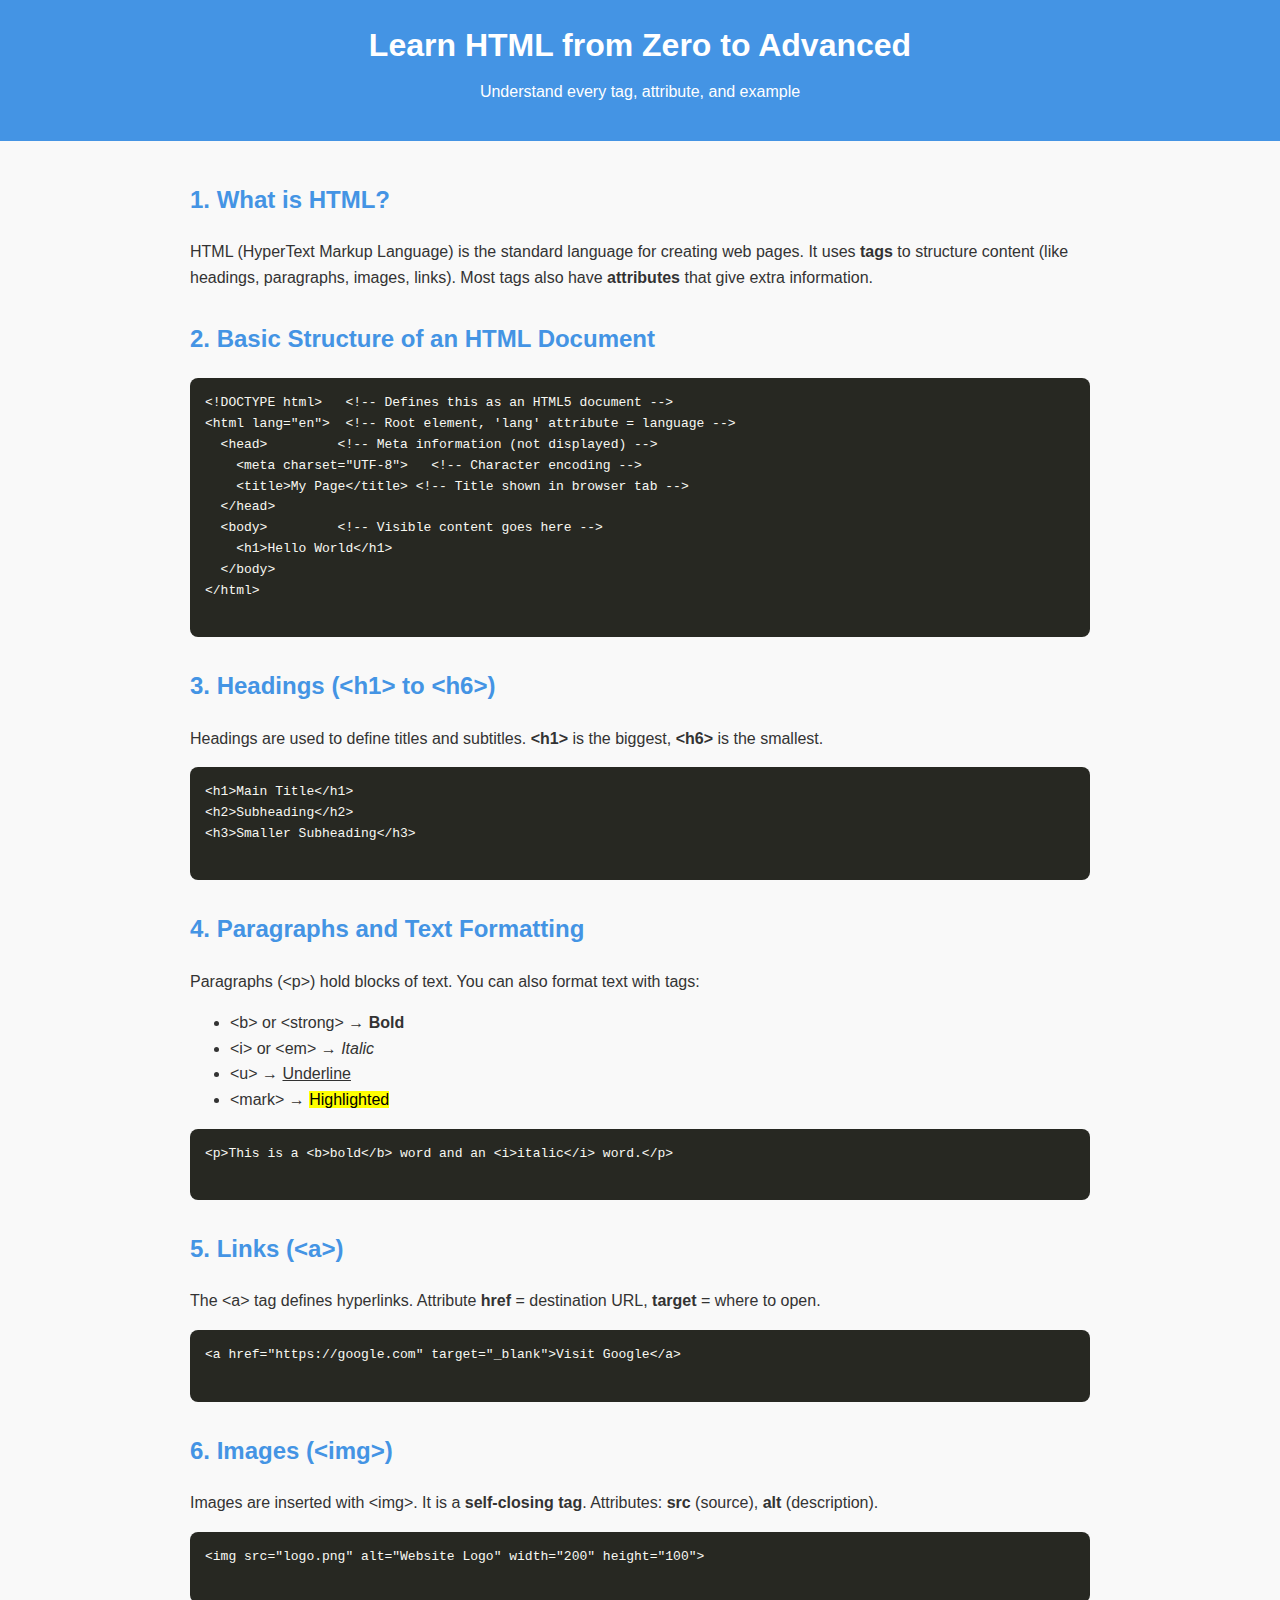
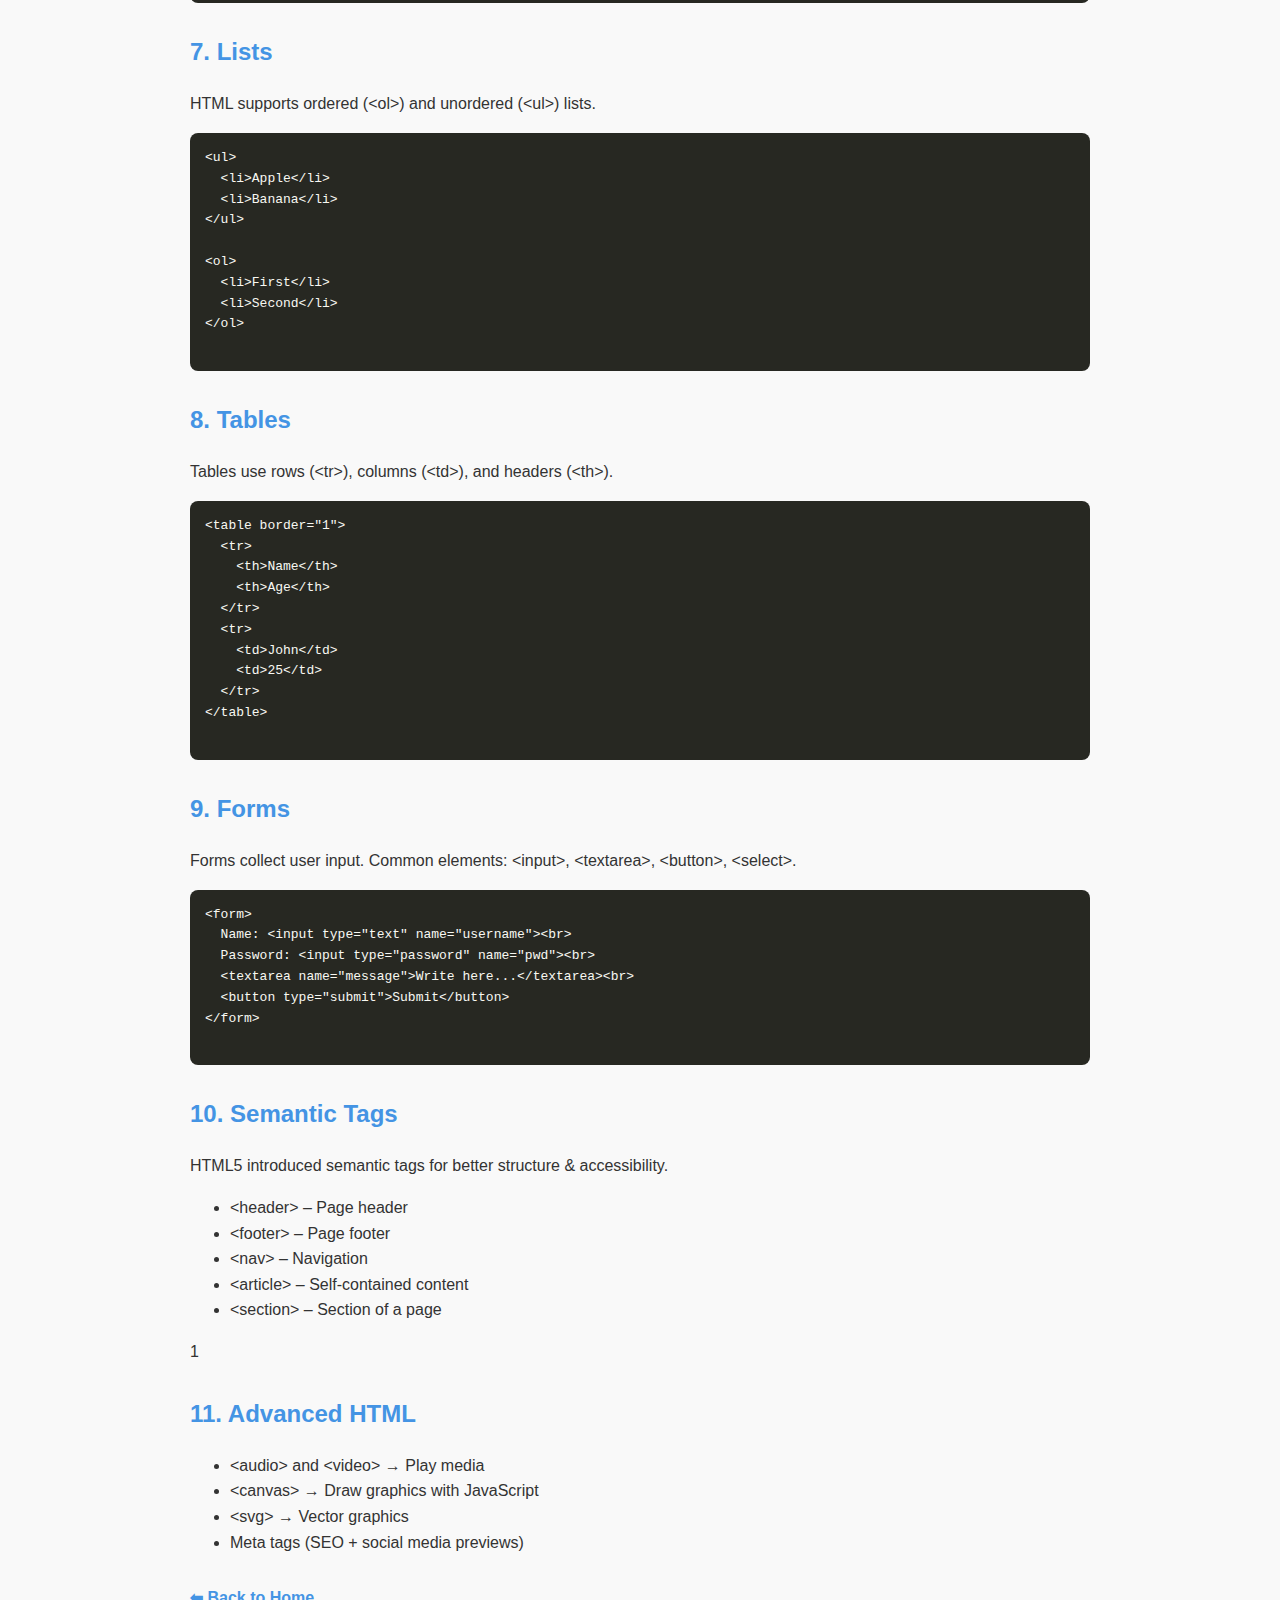
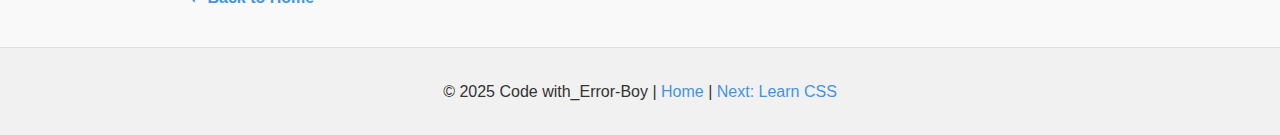
<file: html.html>
<!DOCTYPE html>
<html lang="en">
<head>
  <meta charset="UTF-8">
  <meta name="viewport" content="width=device-width, initial-scale=1.0">
  <title>Learn HTML - Code with_Error-Boy</title>
  <link rel="icon" href="../icon.jpg">
</head>
<body style="font-family: Arial, sans-serif; margin:0; padding:0; line-height:1.6; background:#f9f9f9; color:#333;">

  <!-- Header -->
  <header style="background:#4494e4; color:white; text-align:center; padding:20px;">
    <h1 style="margin:0;">Learn HTML from Zero to Advanced</h1>
    <p style="margin-top:8px;">Understand every tag, attribute, and example</p>
  </header>

  <!-- Main Content -->
  <main style="padding:20px; max-width:900px; margin:auto;">

    <!-- Intro -->
    <section style="margin-bottom:30px;">
      <h2 style="color:#4494e4;">1. What is HTML?</h2>
      <p>
        HTML (HyperText Markup Language) is the standard language for creating web pages.
        It uses <b>tags</b> to structure content (like headings, paragraphs, images, links).
        Most tags also have <b>attributes</b> that give extra information.
      </p>
    </section>

    <!-- Document Structure -->
    <section style="margin-bottom:30px;">
      <h2 style="color:#4494e4;">2. Basic Structure of an HTML Document</h2>
      <pre style="background:#272822; color:#f8f8f2; padding:15px; border-radius:8px; overflow-x:auto;">
&lt;!DOCTYPE html&gt;   &lt;!-- Defines this as an HTML5 document --&gt;
&lt;html lang="en"&gt;  &lt;!-- Root element, 'lang' attribute = language --&gt;
  &lt;head&gt;         &lt;!-- Meta information (not displayed) --&gt;
    &lt;meta charset="UTF-8"&gt;   &lt;!-- Character encoding --&gt;
    &lt;title&gt;My Page&lt;/title&gt; &lt;!-- Title shown in browser tab --&gt;
  &lt;/head&gt;
  &lt;body&gt;         &lt;!-- Visible content goes here --&gt;
    &lt;h1&gt;Hello World&lt;/h1&gt;
  &lt;/body&gt;
&lt;/html&gt;
      </pre>
    </section>

    <!-- Headings -->
    <section style="margin-bottom:30px;">
      <h2 style="color:#4494e4;">3. Headings (&lt;h1&gt; to &lt;h6&gt;)</h2>
      <p>
        Headings are used to define titles and subtitles.  
        <b>&lt;h1&gt;</b> is the biggest, <b>&lt;h6&gt;</b> is the smallest.
      </p>
      <pre style="background:#272822; color:#f8f8f2; padding:15px; border-radius:8px;">
&lt;h1&gt;Main Title&lt;/h1&gt;
&lt;h2&gt;Subheading&lt;/h2&gt;
&lt;h3&gt;Smaller Subheading&lt;/h3&gt;
      </pre>
    </section>

    <!-- Paragraphs and Text -->
    <section style="margin-bottom:30px;">
      <h2 style="color:#4494e4;">4. Paragraphs and Text Formatting</h2>
      <p>Paragraphs (&lt;p&gt;) hold blocks of text. You can also format text with tags:</p>
      <ul>
        <li>&lt;b&gt; or &lt;strong&gt; → <b>Bold</b></li>
        <li>&lt;i&gt; or &lt;em&gt; → <i>Italic</i></li>
        <li>&lt;u&gt; → <u>Underline</u></li>
        <li>&lt;mark&gt; → <mark>Highlighted</mark></li>
      </ul>
      <pre style="background:#272822; color:#f8f8f2; padding:15px; border-radius:8px;">
&lt;p&gt;This is a &lt;b&gt;bold&lt;/b&gt; word and an &lt;i&gt;italic&lt;/i&gt; word.&lt;/p&gt;
      </pre>
    </section>

    <!-- Links -->
    <section style="margin-bottom:30px;">
      <h2 style="color:#4494e4;">5. Links (&lt;a&gt;)</h2>
      <p>
        The &lt;a&gt; tag defines hyperlinks.  
        Attribute <b>href</b> = destination URL, <b>target</b> = where to open.
      </p>
      <pre style="background:#272822; color:#f8f8f2; padding:15px; border-radius:8px;">
&lt;a href="https://google.com" target="_blank"&gt;Visit Google&lt;/a&gt;
      </pre>
    </section>

    <!-- Images -->
    <section style="margin-bottom:30px;">
      <h2 style="color:#4494e4;">6. Images (&lt;img&gt;)</h2>
      <p>
        Images are inserted with &lt;img&gt;. It is a <b>self-closing tag</b>.  
        Attributes: <b>src</b> (source), <b>alt</b> (description).
      </p>
      <pre style="background:#272822; color:#f8f8f2; padding:15px; border-radius:8px;">
&lt;img src="logo.png" alt="Website Logo" width="200" height="100"&gt;
      </pre>
    </section>

    <!-- Lists -->
    <section style="margin-bottom:30px;">
      <h2 style="color:#4494e4;">7. Lists</h2>
      <p>
        HTML supports ordered (&lt;ol&gt;) and unordered (&lt;ul&gt;) lists.
      </p>
      <pre style="background:#272822; color:#f8f8f2; padding:15px; border-radius:8px;">
&lt;ul&gt;
  &lt;li&gt;Apple&lt;/li&gt;
  &lt;li&gt;Banana&lt;/li&gt;
&lt;/ul&gt;

&lt;ol&gt;
  &lt;li&gt;First&lt;/li&gt;
  &lt;li&gt;Second&lt;/li&gt;
&lt;/ol&gt;
      </pre>
    </section>

    <!-- Tables -->
    <section style="margin-bottom:30px;">
      <h2 style="color:#4494e4;">8. Tables</h2>
      <p>
        Tables use rows (&lt;tr&gt;), columns (&lt;td&gt;), and headers (&lt;th&gt;).
      </p>
      <pre style="background:#272822; color:#f8f8f2; padding:15px; border-radius:8px;">
&lt;table border="1"&gt;
  &lt;tr&gt;
    &lt;th&gt;Name&lt;/th&gt;
    &lt;th&gt;Age&lt;/th&gt;
  &lt;/tr&gt;
  &lt;tr&gt;
    &lt;td&gt;John&lt;/td&gt;
    &lt;td&gt;25&lt;/td&gt;
  &lt;/tr&gt;
&lt;/table&gt;
      </pre>
    </section>

    <!-- Forms -->
    <section style="margin-bottom:30px;">
      <h2 style="color:#4494e4;">9. Forms</h2>
      <p>
        Forms collect user input. Common elements:  
        &lt;input&gt;, &lt;textarea&gt;, &lt;button&gt;, &lt;select&gt;.
      </p>
      <pre style="background:#272822; color:#f8f8f2; padding:15px; border-radius:8px;">
&lt;form&gt;
  Name: &lt;input type="text" name="username"&gt;&lt;br&gt;
  Password: &lt;input type="password" name="pwd"&gt;&lt;br&gt;
  &lt;textarea name="message"&gt;Write here...&lt;/textarea&gt;&lt;br&gt;
  &lt;button type="submit"&gt;Submit&lt;/button&gt;
&lt;/form&gt;
      </pre>
    </section>

    <!-- Semantic Tags -->
    <section style="margin-bottom:30px;">
      <h2 style="color:#4494e4;">10. Semantic Tags</h2>
      <p>
        HTML5 introduced semantic tags for better structure & accessibility.
      </p>
      <ul>
        <li>&lt;header&gt; – Page header</li>
        <li>&lt;footer&gt; – Page footer</li>
        <li>&lt;nav&gt; – Navigation</li>
        <li>&lt;article&gt; – Self-contained content</li>
        <li>&lt;section&gt; – Section of a page</li>
      </ul>1
    </section>

    <!-- Advanced -->
    <section style="margin-bottom:30px;">
      <h2 style="color:#4494e4;">11. Advanced HTML</h2>
      <ul>
        <li>&lt;audio&gt; and &lt;video&gt; → Play media</li>
        <li>&lt;canvas&gt; → Draw graphics with JavaScript</li>
        <li>&lt;svg&gt; → Vector graphics</li>
        <li>Meta tags (SEO + social media previews)</li>
      </ul>
    </section>

    <!-- Back Link -->
    <p><a href="../index.html" style="color:#4494e4; text-decoration:none; font-weight:bold;">⬅ Back to Home</a></p>
  </main>

  <!-- Footer -->
  <footer style="text-align:center; padding:15px; background:#f1f1f1; border-top:1px solid #ddd;">
    <p>&copy; 2025 Code with_Error-Boy | 
      <a href="../index.html" style="color:#4494e4; text-decoration:none;">Home</a> | 
      <a href="css.html" style="color:#4494e4; text-decoration:none;">Next: Learn CSS</a>
    </p>
  </footer>

</body>
</html>
</file>
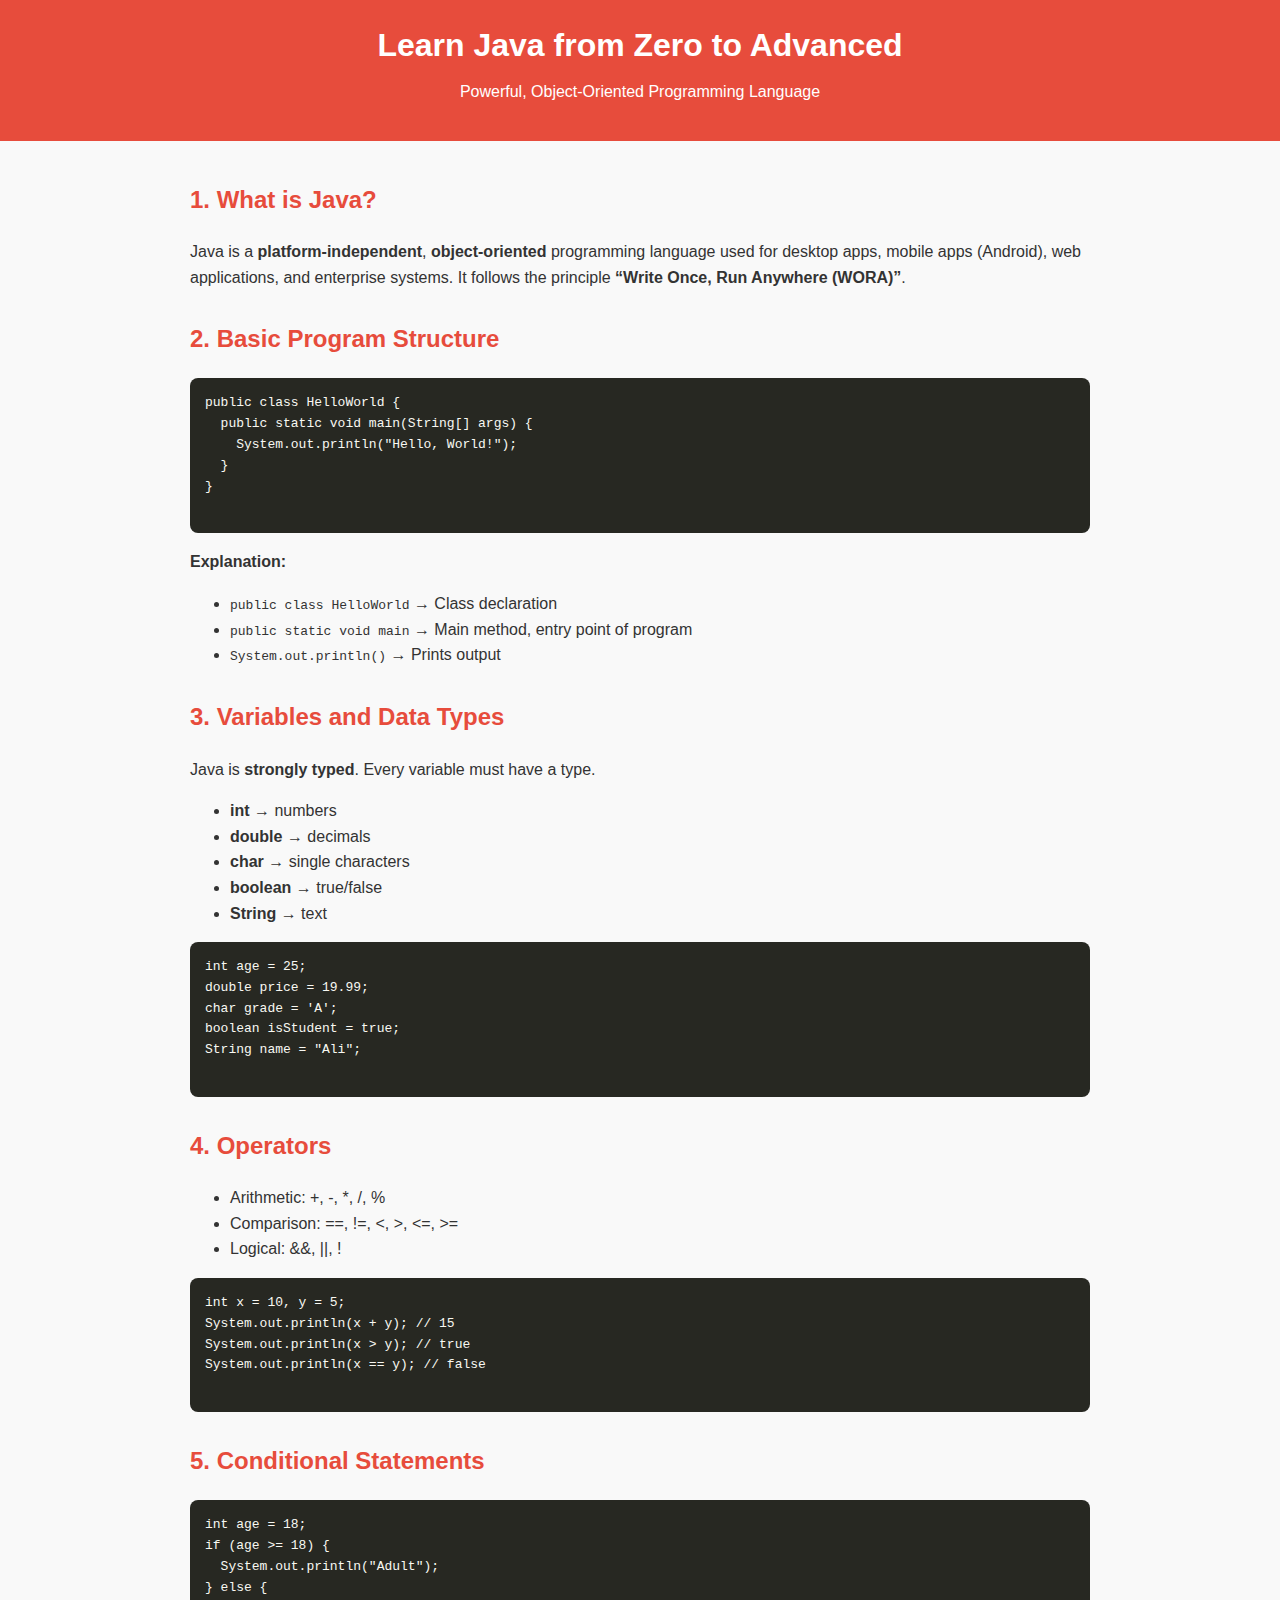
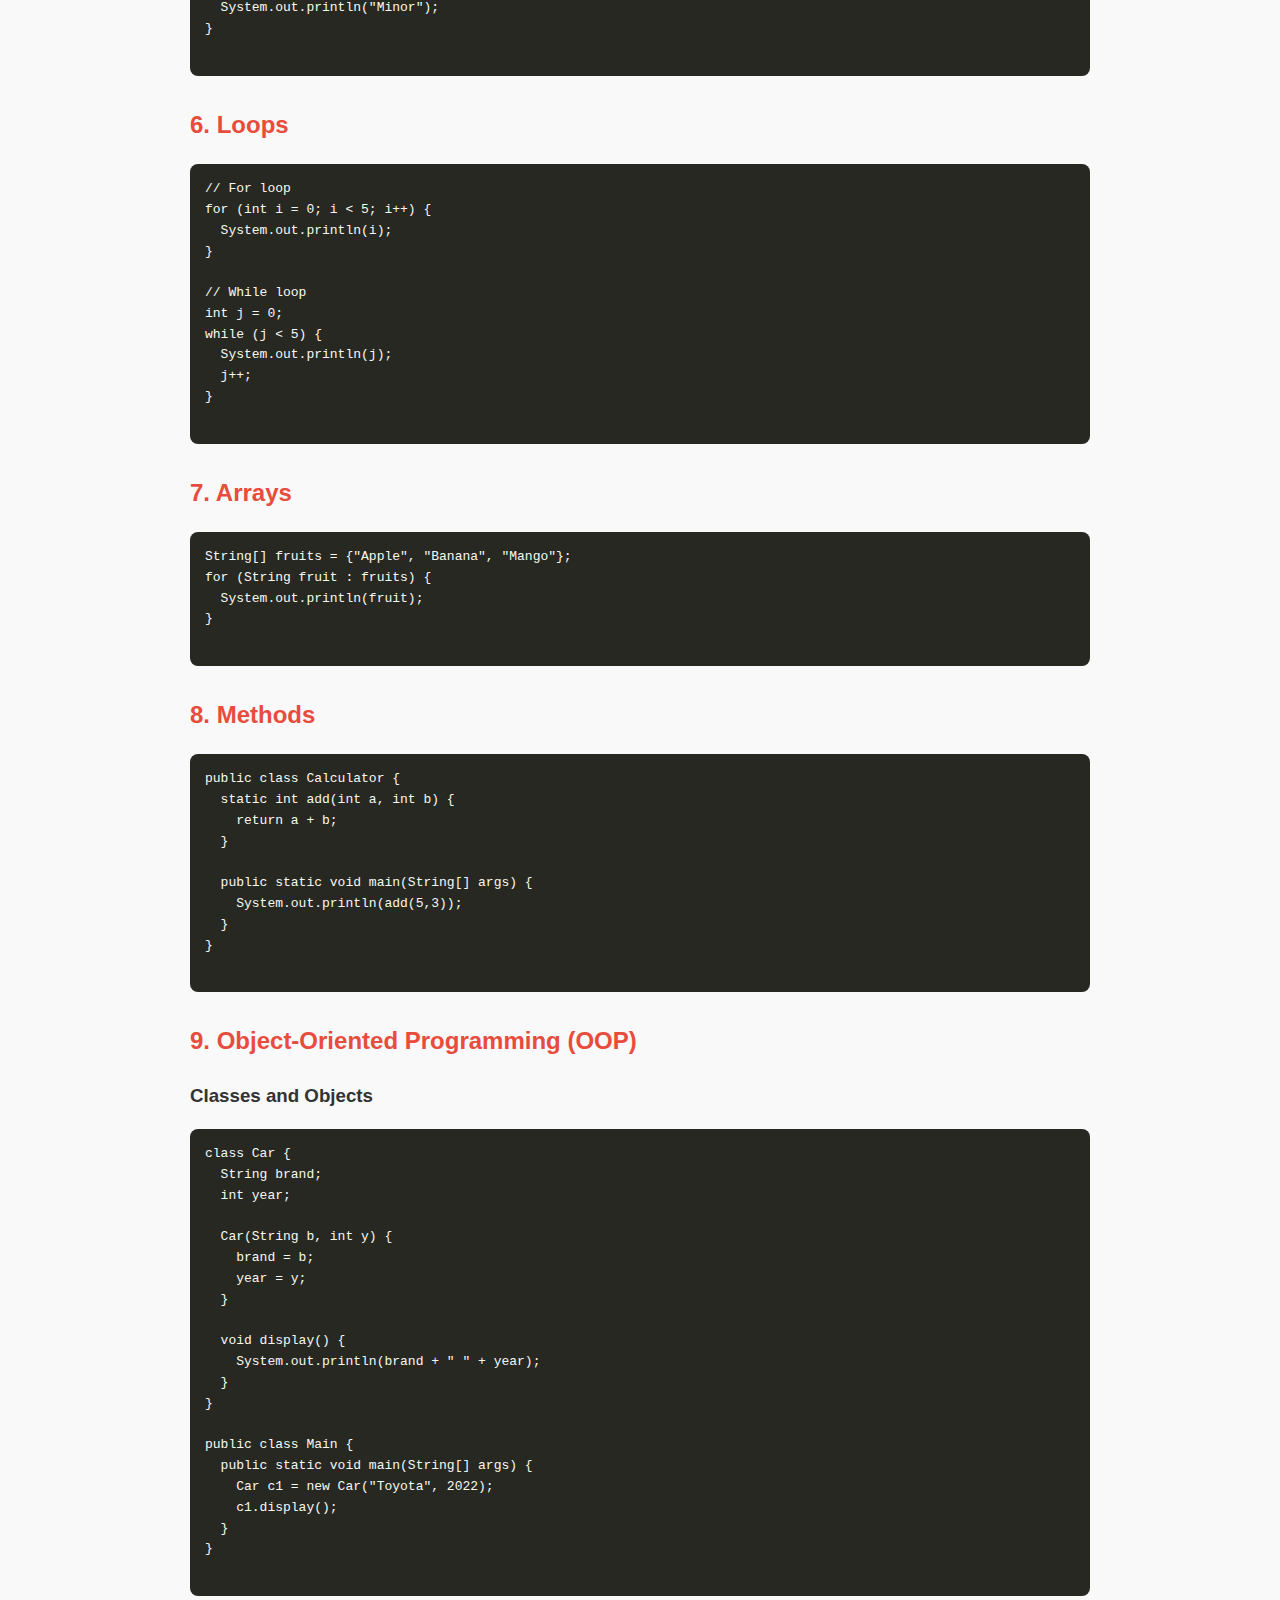
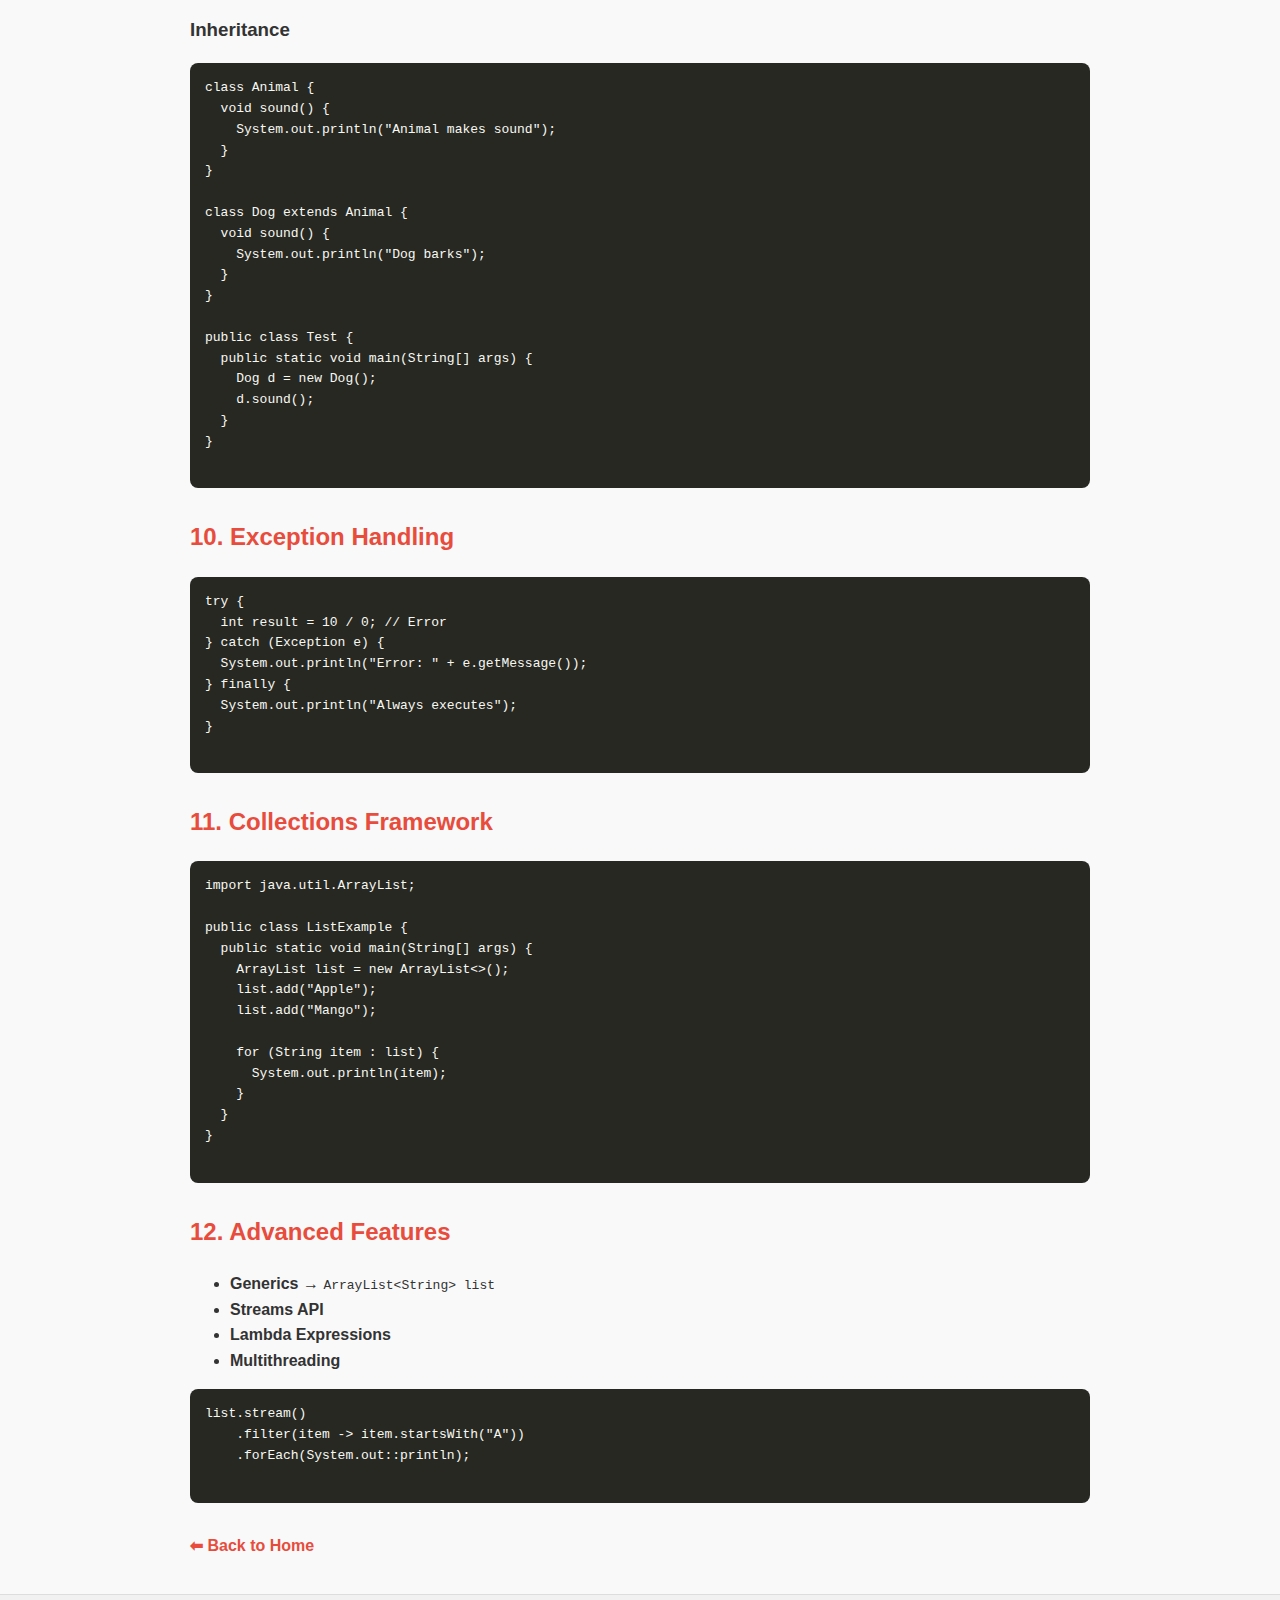
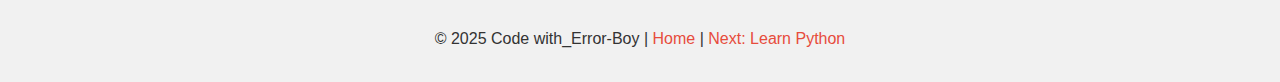
<file: java.html>
<!DOCTYPE html>
<html lang="en">
<head>
  <meta charset="UTF-8">
  <meta name="viewport" content="width=device-width, initial-scale=1.0">
  <title>Learn Java - Code with_Error-Boy</title>
  <link rel="icon" href="../icon.jpg">
</head>
<body style="font-family: Arial, sans-serif; margin:0; padding:0; line-height:1.6; background:#f9f9f9; color:#333;">

  <!-- Header -->
  <header style="background:#e74c3c; color:#fff; text-align:center; padding:20px;">
    <h1 style="margin:0;">Learn Java from Zero to Advanced</h1>
    <p style="margin-top:8px;">Powerful, Object-Oriented Programming Language</p>
  </header>

  <!-- Main Content -->
  <main style="padding:20px; max-width:900px; margin:auto;">

    <!-- Intro -->
    <section style="margin-bottom:30px;">
      <h2 style="color:#e74c3c;">1. What is Java?</h2>
      <p>
        Java is a <b>platform-independent</b>, <b>object-oriented</b> programming language used for desktop apps, mobile apps (Android), web applications, and enterprise systems.
        It follows the principle <b>“Write Once, Run Anywhere (WORA)”</b>.
      </p>
    </section>

    <!-- Basic Structure -->
    <section style="margin-bottom:30px;">
      <h2 style="color:#e74c3c;">2. Basic Program Structure</h2>
      <pre style="background:#272822; color:#f8f8f2; padding:15px; border-radius:8px; overflow-x:auto;">
public class HelloWorld {
  public static void main(String[] args) {
    System.out.println("Hello, World!");
  }
}
      </pre>
      <p>
        <b>Explanation:</b><br>
        <ul>
          <li><code>public class HelloWorld</code> → Class declaration</li>
          <li><code>public static void main</code> → Main method, entry point of program</li>
          <li><code>System.out.println()</code> → Prints output</li>
        </ul>
      </p>
    </section>

    <!-- Variables & Data Types -->
    <section style="margin-bottom:30px;">
      <h2 style="color:#e74c3c;">3. Variables and Data Types</h2>
      <p>Java is <b>strongly typed</b>. Every variable must have a type.</p>
      <ul>
        <li><b>int</b> → numbers</li>
        <li><b>double</b> → decimals</li>
        <li><b>char</b> → single characters</li>
        <li><b>boolean</b> → true/false</li>
        <li><b>String</b> → text</li>
      </ul>
      <pre style="background:#272822; color:#f8f8f2; padding:15px; border-radius:8px;">
int age = 25;
double price = 19.99;
char grade = 'A';
boolean isStudent = true;
String name = "Ali";
      </pre>
    </section>

    <!-- Operators -->
    <section style="margin-bottom:30px;">
      <h2 style="color:#e74c3c;">4. Operators</h2>
      <ul>
        <li>Arithmetic: +, -, *, /, %</li>
        <li>Comparison: ==, !=, &lt;, &gt;, &lt;=, &gt;=</li>
        <li>Logical: &&, ||, !</li>
      </ul>
      <pre style="background:#272822; color:#f8f8f2; padding:15px; border-radius:8px;">
int x = 10, y = 5;
System.out.println(x + y); // 15
System.out.println(x > y); // true
System.out.println(x == y); // false
      </pre>
    </section>

    <!-- Conditions -->
    <section style="margin-bottom:30px;">
      <h2 style="color:#e74c3c;">5. Conditional Statements</h2>
      <pre style="background:#272822; color:#f8f8f2; padding:15px; border-radius:8px;">
int age = 18;
if (age >= 18) {
  System.out.println("Adult");
} else {
  System.out.println("Minor");
}
      </pre>
    </section>

    <!-- Loops -->
    <section style="margin-bottom:30px;">
      <h2 style="color:#e74c3c;">6. Loops</h2>
      <pre style="background:#272822; color:#f8f8f2; padding:15px; border-radius:8px;">
// For loop
for (int i = 0; i < 5; i++) {
  System.out.println(i);
}

// While loop
int j = 0;
while (j < 5) {
  System.out.println(j);
  j++;
}
      </pre>
    </section>

    <!-- Arrays -->
    <section style="margin-bottom:30px;">
      <h2 style="color:#e74c3c;">7. Arrays</h2>
      <pre style="background:#272822; color:#f8f8f2; padding:15px; border-radius:8px;">
String[] fruits = {"Apple", "Banana", "Mango"};
for (String fruit : fruits) {
  System.out.println(fruit);
}
      </pre>
    </section>

    <!-- Methods -->
    <section style="margin-bottom:30px;">
      <h2 style="color:#e74c3c;">8. Methods</h2>
      <pre style="background:#272822; color:#f8f8f2; padding:15px; border-radius:8px;">
public class Calculator {
  static int add(int a, int b) {
    return a + b;
  }

  public static void main(String[] args) {
    System.out.println(add(5,3));
  }
}
      </pre>
    </section>

    <!-- OOP -->
    <section style="margin-bottom:30px;">
      <h2 style="color:#e74c3c;">9. Object-Oriented Programming (OOP)</h2>
      <h3>Classes and Objects</h3>
      <pre style="background:#272822; color:#f8f8f2; padding:15px; border-radius:8px;">
class Car {
  String brand;
  int year;

  Car(String b, int y) {
    brand = b;
    year = y;
  }

  void display() {
    System.out.println(brand + " " + year);
  }
}

public class Main {
  public static void main(String[] args) {
    Car c1 = new Car("Toyota", 2022);
    c1.display();
  }
}
      </pre>

      <h3>Inheritance</h3>
      <pre style="background:#272822; color:#f8f8f2; padding:15px; border-radius:8px;">
class Animal {
  void sound() {
    System.out.println("Animal makes sound");
  }
}

class Dog extends Animal {
  void sound() {
    System.out.println("Dog barks");
  }
}

public class Test {
  public static void main(String[] args) {
    Dog d = new Dog();
    d.sound();
  }
}
      </pre>
    </section>

    <!-- Exceptions -->
    <section style="margin-bottom:30px;">
      <h2 style="color:#e74c3c;">10. Exception Handling</h2>
      <pre style="background:#272822; color:#f8f8f2; padding:15px; border-radius:8px;">
try {
  int result = 10 / 0; // Error
} catch (Exception e) {
  System.out.println("Error: " + e.getMessage());
} finally {
  System.out.println("Always executes");
}
      </pre>
    </section>

    <!-- Collections -->
    <section style="margin-bottom:30px;">
      <h2 style="color:#e74c3c;">11. Collections Framework</h2>
      <pre style="background:#272822; color:#f8f8f2; padding:15px; border-radius:8px;">
import java.util.ArrayList;

public class ListExample {
  public static void main(String[] args) {
    ArrayList<String> list = new ArrayList<>();
    list.add("Apple");
    list.add("Mango");

    for (String item : list) {
      System.out.println(item);
    }
  }
}
      </pre>
    </section>

    <!-- Advanced Features -->
    <section style="margin-bottom:30px;">
      <h2 style="color:#e74c3c;">12. Advanced Features</h2>
      <ul>
        <li><b>Generics</b> → <code>ArrayList&lt;String&gt; list</code></li>
        <li><b>Streams API</b></li>
        <li><b>Lambda Expressions</b></li>
        <li><b>Multithreading</b></li>
      </ul>
      <pre style="background:#272822; color:#f8f8f2; padding:15px; border-radius:8px;">
list.stream()
    .filter(item -> item.startsWith("A"))
    .forEach(System.out::println);
      </pre>
    </section>

    <!-- Back Link -->
    <p><a href="../index.html" style="color:#e74c3c; text-decoration:none; font-weight:bold;">⬅ Back to Home</a></p>
  </main>

  <!-- Footer -->
  <footer style="text-align:center; padding:15px; background:#f1f1f1; border-top:1px solid #ddd;">
    <p>&copy; 2025 Code with_Error-Boy | 
      <a href="../index.html" style="color:#e74c3c; text-decoration:none;">Home</a> | 
      <a href="python.html" style="color:#e74c3c; text-decoration:none;">Next: Learn Python</a>
    </p>
  </footer>

</body>
</html>
</file>
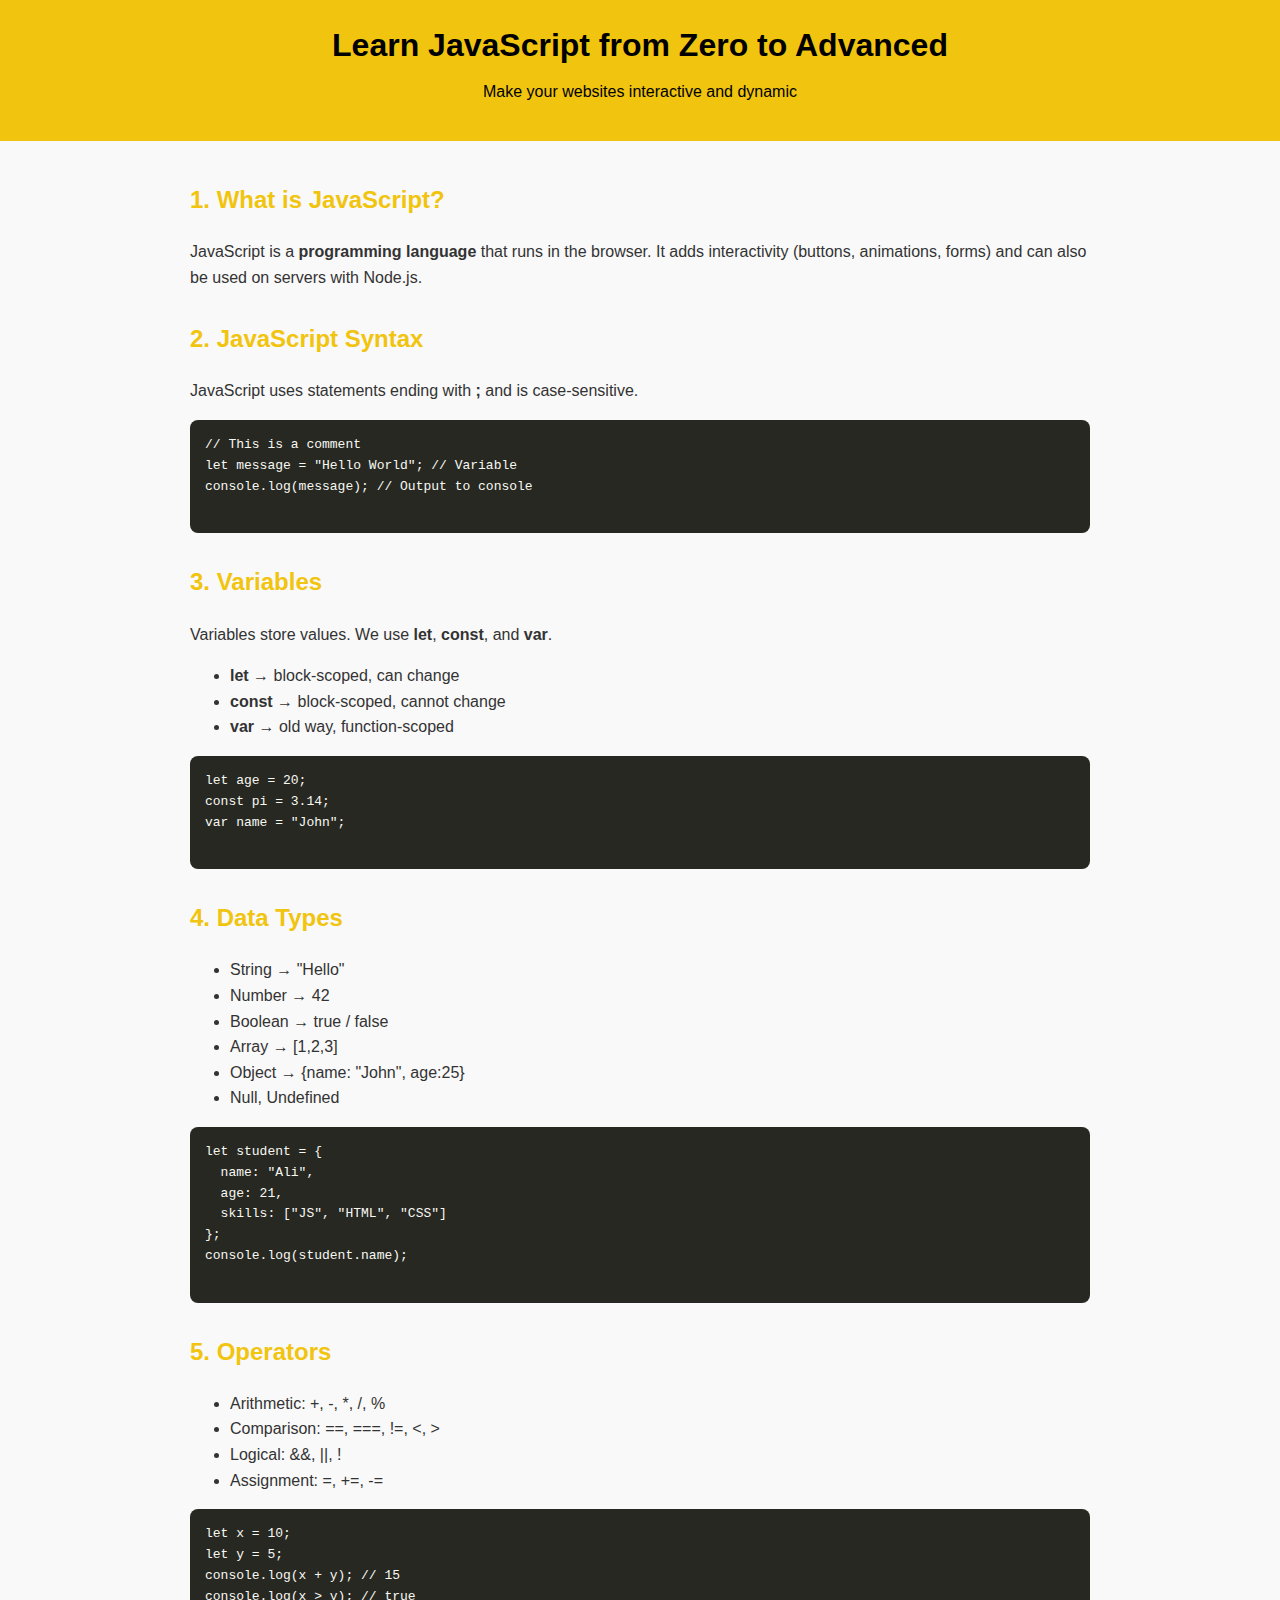
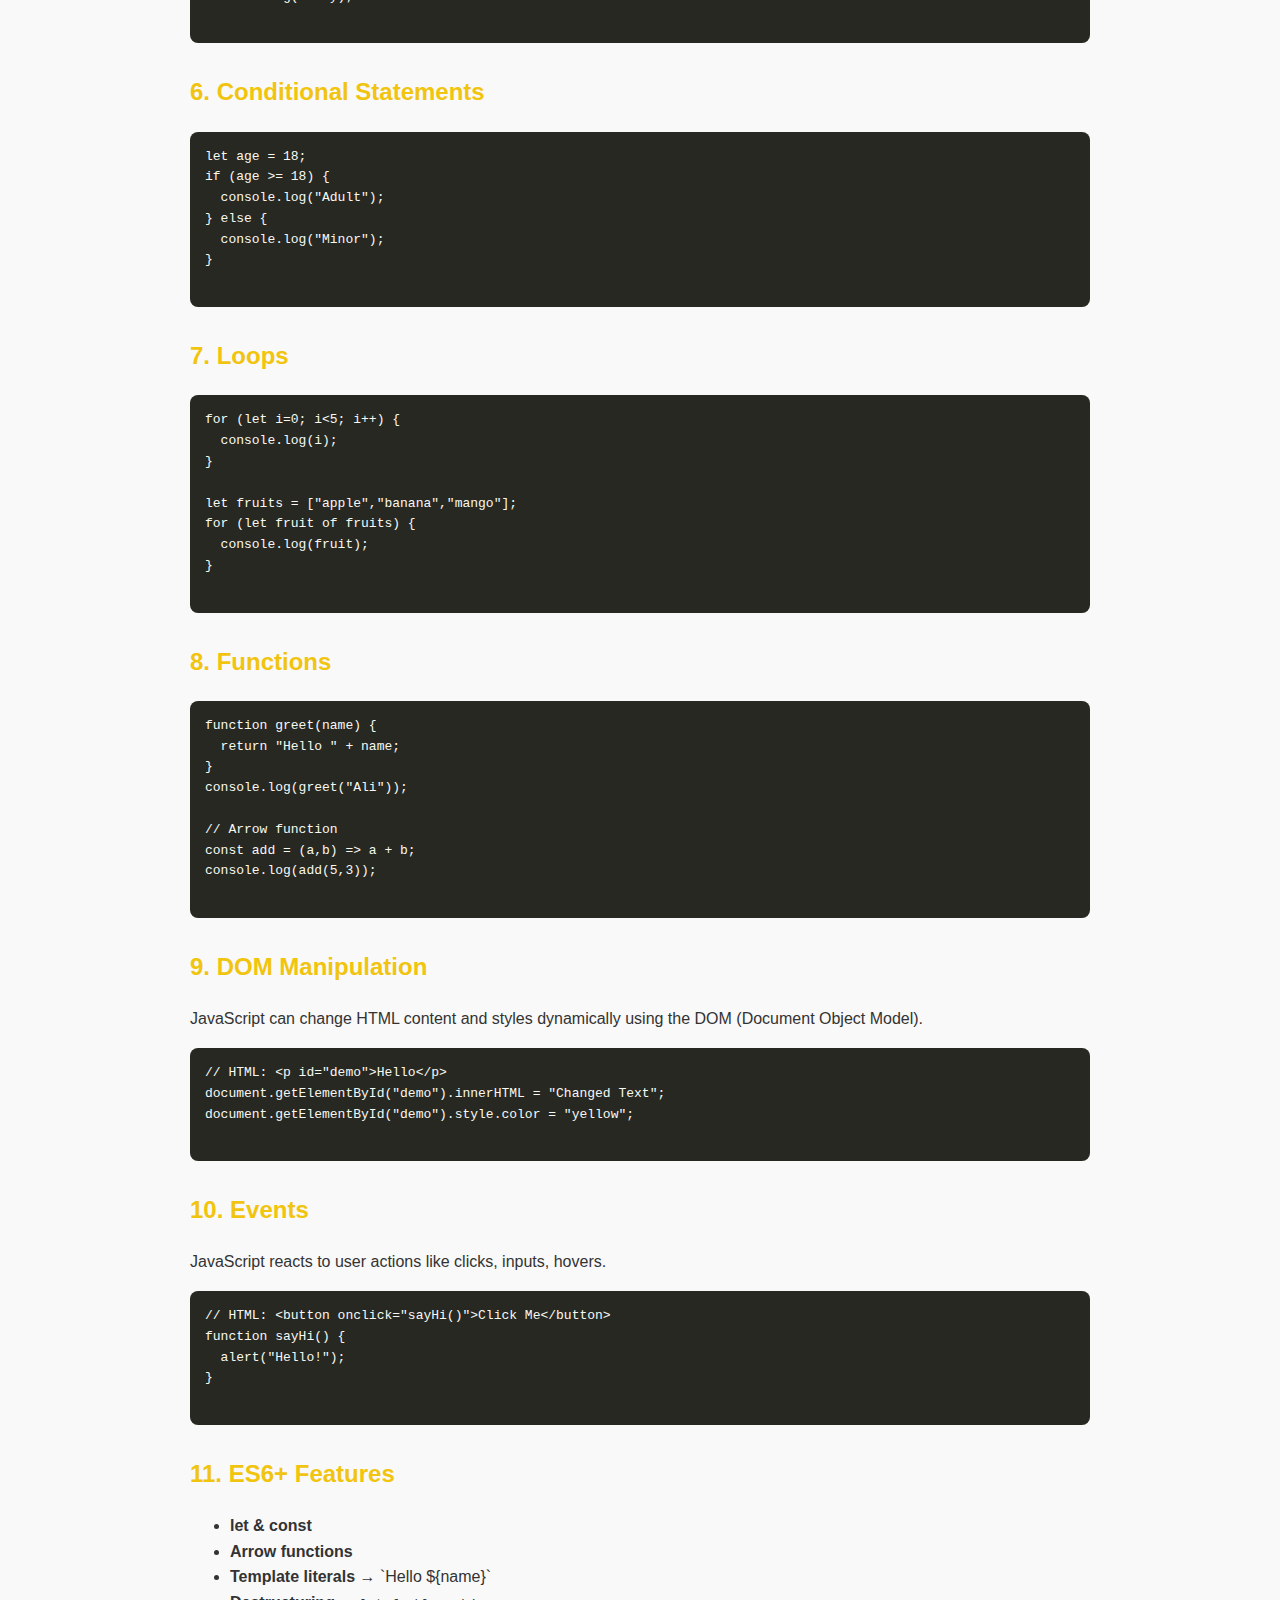
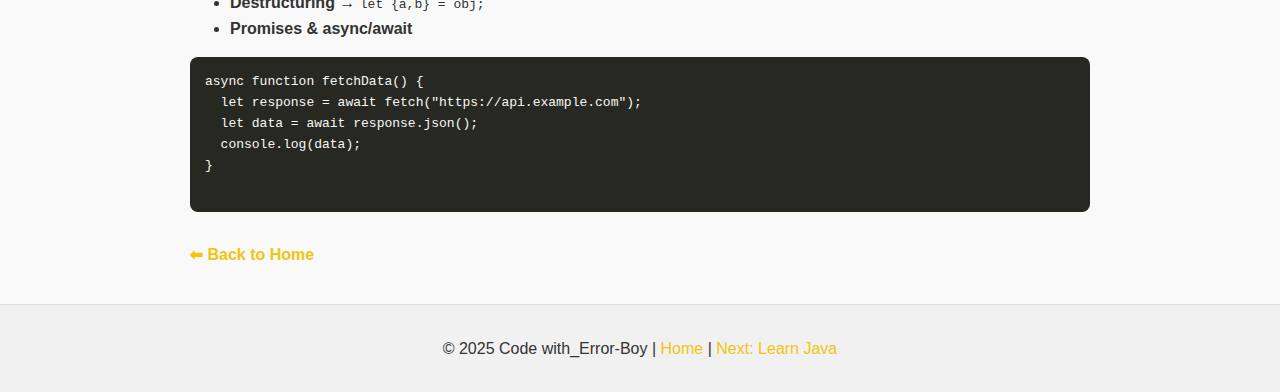
<file: javascript.html>
<!DOCTYPE html>
<html lang="en">
<head>
  <meta charset="UTF-8">
  <meta name="viewport" content="width=device-width, initial-scale=1.0">
  <title>Learn JavaScript - Code with_Error-Boy</title>
  <link rel="icon" href="../icon.jpg">
</head>
<body style="font-family: Arial, sans-serif; margin:0; padding:0; line-height:1.6; background:#f9f9f9; color:#333;">

  <!-- Header -->
  <header style="background:#f1c40f; color:#000; text-align:center; padding:20px;">
    <h1 style="margin:0;">Learn JavaScript from Zero to Advanced</h1>
    <p style="margin-top:8px;">Make your websites interactive and dynamic</p>
  </header>

  <!-- Main Content -->
  <main style="padding:20px; max-width:900px; margin:auto;">

    <!-- Intro -->
    <section style="margin-bottom:30px;">
      <h2 style="color:#f1c40f;">1. What is JavaScript?</h2>
      <p>
        JavaScript is a <b>programming language</b> that runs in the browser.
        It adds interactivity (buttons, animations, forms) and can also be used on servers with Node.js.
      </p>
    </section>

    <!-- Syntax -->
    <section style="margin-bottom:30px;">
      <h2 style="color:#f1c40f;">2. JavaScript Syntax</h2>
      <p>
        JavaScript uses statements ending with <b>;</b> and is case-sensitive.
      </p>
      <pre style="background:#272822; color:#f8f8f2; padding:15px; border-radius:8px; overflow-x:auto;">
// This is a comment
let message = "Hello World"; // Variable
console.log(message); // Output to console
      </pre>
    </section>

    <!-- Variables -->
    <section style="margin-bottom:30px;">
      <h2 style="color:#f1c40f;">3. Variables</h2>
      <p>Variables store values. We use <b>let</b>, <b>const</b>, and <b>var</b>.</p>
      <ul>
        <li><b>let</b> → block-scoped, can change</li>
        <li><b>const</b> → block-scoped, cannot change</li>
        <li><b>var</b> → old way, function-scoped</li>
      </ul>
      <pre style="background:#272822; color:#f8f8f2; padding:15px; border-radius:8px;">
let age = 20;
const pi = 3.14;
var name = "John";
      </pre>
    </section>

    <!-- Data Types -->
    <section style="margin-bottom:30px;">
      <h2 style="color:#f1c40f;">4. Data Types</h2>
      <ul>
        <li>String → "Hello"</li>
        <li>Number → 42</li>
        <li>Boolean → true / false</li>
        <li>Array → [1,2,3]</li>
        <li>Object → {name: "John", age:25}</li>
        <li>Null, Undefined</li>
      </ul>
      <pre style="background:#272822; color:#f8f8f2; padding:15px; border-radius:8px;">
let student = {
  name: "Ali",
  age: 21,
  skills: ["JS", "HTML", "CSS"]
};
console.log(student.name);
      </pre>
    </section>

    <!-- Operators -->
    <section style="margin-bottom:30px;">
      <h2 style="color:#f1c40f;">5. Operators</h2>
      <ul>
        <li>Arithmetic: +, -, *, /, %</li>
        <li>Comparison: ==, ===, !=, &lt;, &gt;</li>
        <li>Logical: &&, ||, !</li>
        <li>Assignment: =, +=, -=</li>
      </ul>
      <pre style="background:#272822; color:#f8f8f2; padding:15px; border-radius:8px;">
let x = 10;
let y = 5;
console.log(x + y); // 15
console.log(x > y); // true
      </pre>
    </section>

    <!-- Conditions -->
    <section style="margin-bottom:30px;">
      <h2 style="color:#f1c40f;">6. Conditional Statements</h2>
      <pre style="background:#272822; color:#f8f8f2; padding:15px; border-radius:8px;">
let age = 18;
if (age >= 18) {
  console.log("Adult");
} else {
  console.log("Minor");
}
      </pre>
    </section>

    <!-- Loops -->
    <section style="margin-bottom:30px;">
      <h2 style="color:#f1c40f;">7. Loops</h2>
      <pre style="background:#272822; color:#f8f8f2; padding:15px; border-radius:8px;">
for (let i=0; i<5; i++) {
  console.log(i);
}

let fruits = ["apple","banana","mango"];
for (let fruit of fruits) {
  console.log(fruit);
}
      </pre>
    </section>

    <!-- Functions -->
    <section style="margin-bottom:30px;">
      <h2 style="color:#f1c40f;">8. Functions</h2>
      <pre style="background:#272822; color:#f8f8f2; padding:15px; border-radius:8px;">
function greet(name) {
  return "Hello " + name;
}
console.log(greet("Ali"));

// Arrow function
const add = (a,b) => a + b;
console.log(add(5,3));
      </pre>
    </section>

    <!-- DOM -->
    <section style="margin-bottom:30px;">
      <h2 style="color:#f1c40f;">9. DOM Manipulation</h2>
      <p>
        JavaScript can change HTML content and styles dynamically using the DOM (Document Object Model).
      </p>
      <pre style="background:#272822; color:#f8f8f2; padding:15px; border-radius:8px;">
// HTML: &lt;p id="demo"&gt;Hello&lt;/p&gt;
document.getElementById("demo").innerHTML = "Changed Text";
document.getElementById("demo").style.color = "yellow";
      </pre>
    </section>

    <!-- Events -->
    <section style="margin-bottom:30px;">
      <h2 style="color:#f1c40f;">10. Events</h2>
      <p>JavaScript reacts to user actions like clicks, inputs, hovers.</p>
      <pre style="background:#272822; color:#f8f8f2; padding:15px; border-radius:8px;">
// HTML: &lt;button onclick="sayHi()"&gt;Click Me&lt;/button&gt;
function sayHi() {
  alert("Hello!");
}
      </pre>
    </section>

    <!-- ES6 Features -->
    <section style="margin-bottom:30px;">
      <h2 style="color:#f1c40f;">11. ES6+ Features</h2>
      <ul>
        <li><b>let & const</b></li>
        <li><b>Arrow functions</b></li>
        <li><b>Template literals</b> → `Hello ${name}`</li>
        <li><b>Destructuring</b> → <code>let {a,b} = obj;</code></li>
        <li><b>Promises & async/await</b></li>
      </ul>
      <pre style="background:#272822; color:#f8f8f2; padding:15px; border-radius:8px;">
async function fetchData() {
  let response = await fetch("https://api.example.com");
  let data = await response.json();
  console.log(data);
}
      </pre>
    </section>

    <!-- Back Link -->
    <p><a href="../index.html" style="color:#f1c40f; text-decoration:none; font-weight:bold;">⬅ Back to Home</a></p>
  </main>

  <!-- Footer -->
  <footer style="text-align:center; padding:15px; background:#f1f1f1; border-top:1px solid #ddd;">
    <p>&copy; 2025 Code with_Error-Boy | 
      <a href="../index.html" style="color:#f1c40f; text-decoration:none;">Home</a> | 
      <a href="java.html" style="color:#f1c40f; text-decoration:none;">Next: Learn Java</a>
    </p>
  </footer>

</body>
</html>
</file>
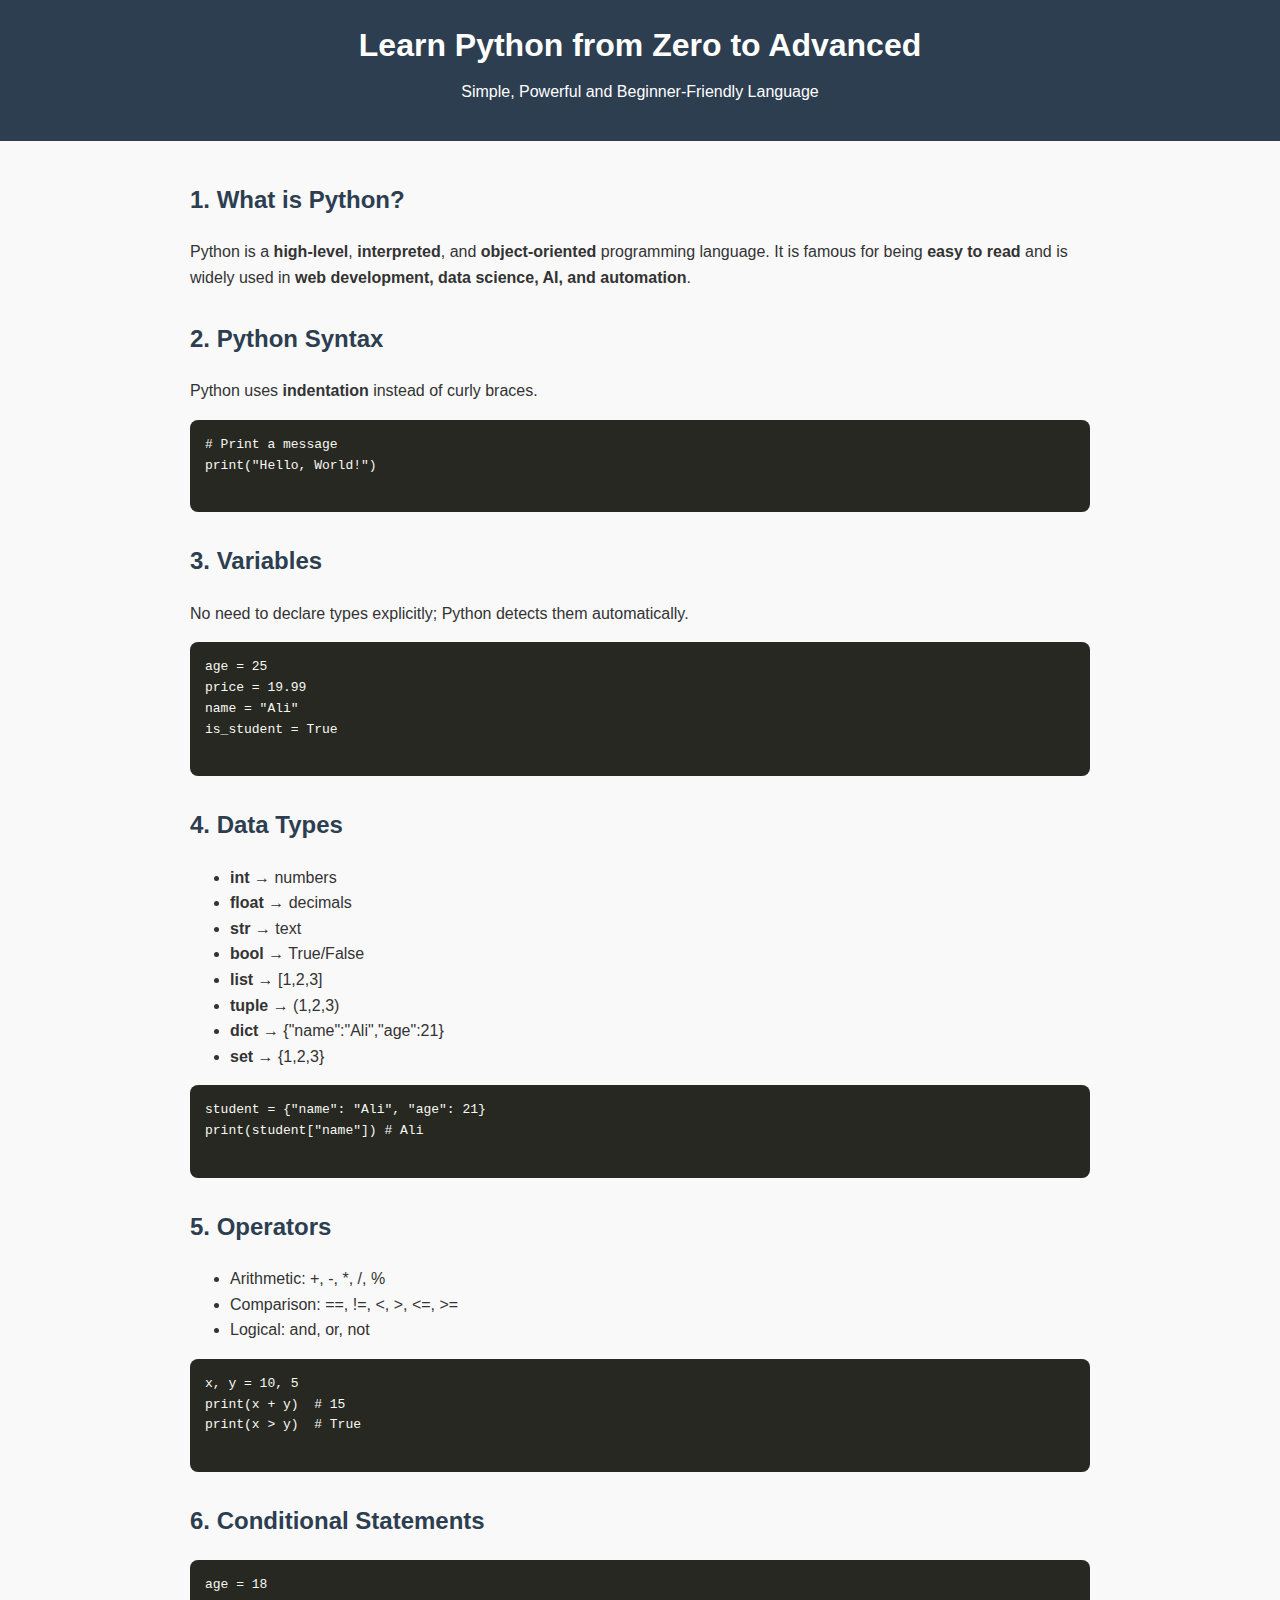
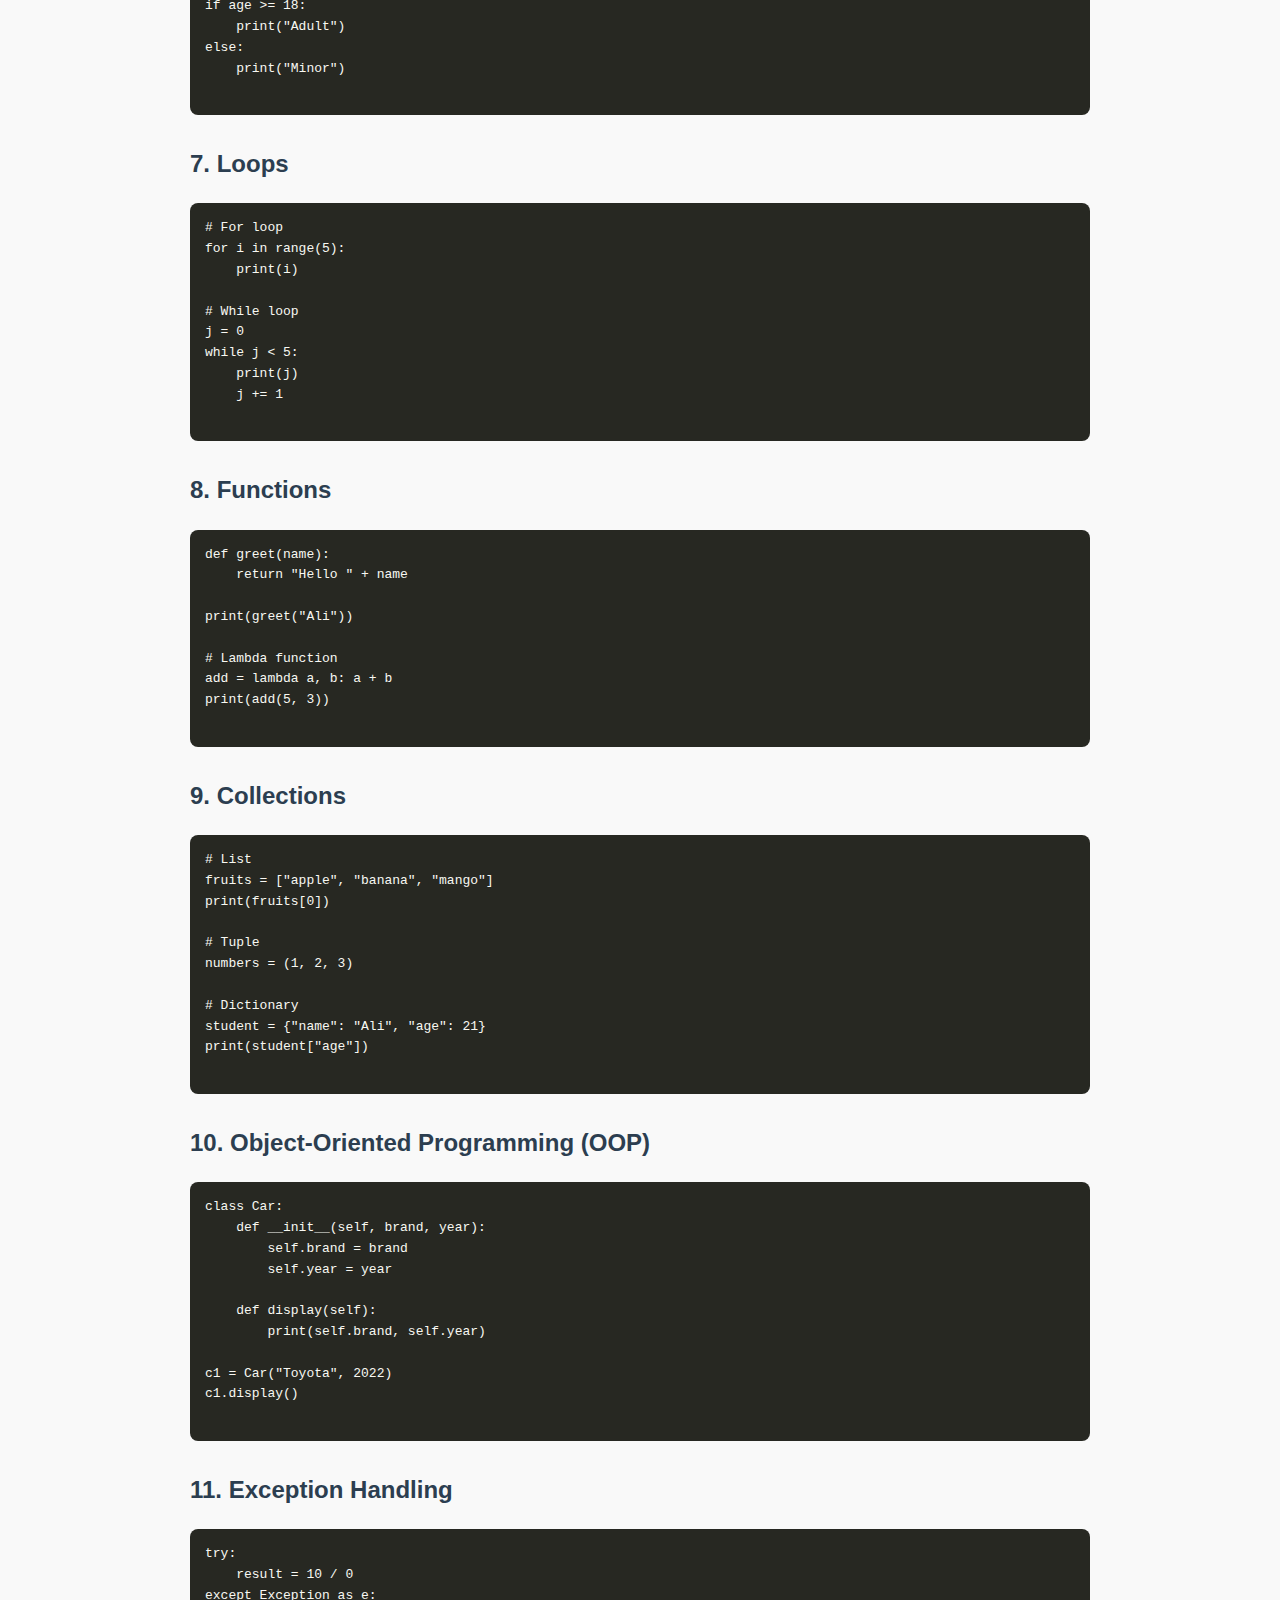
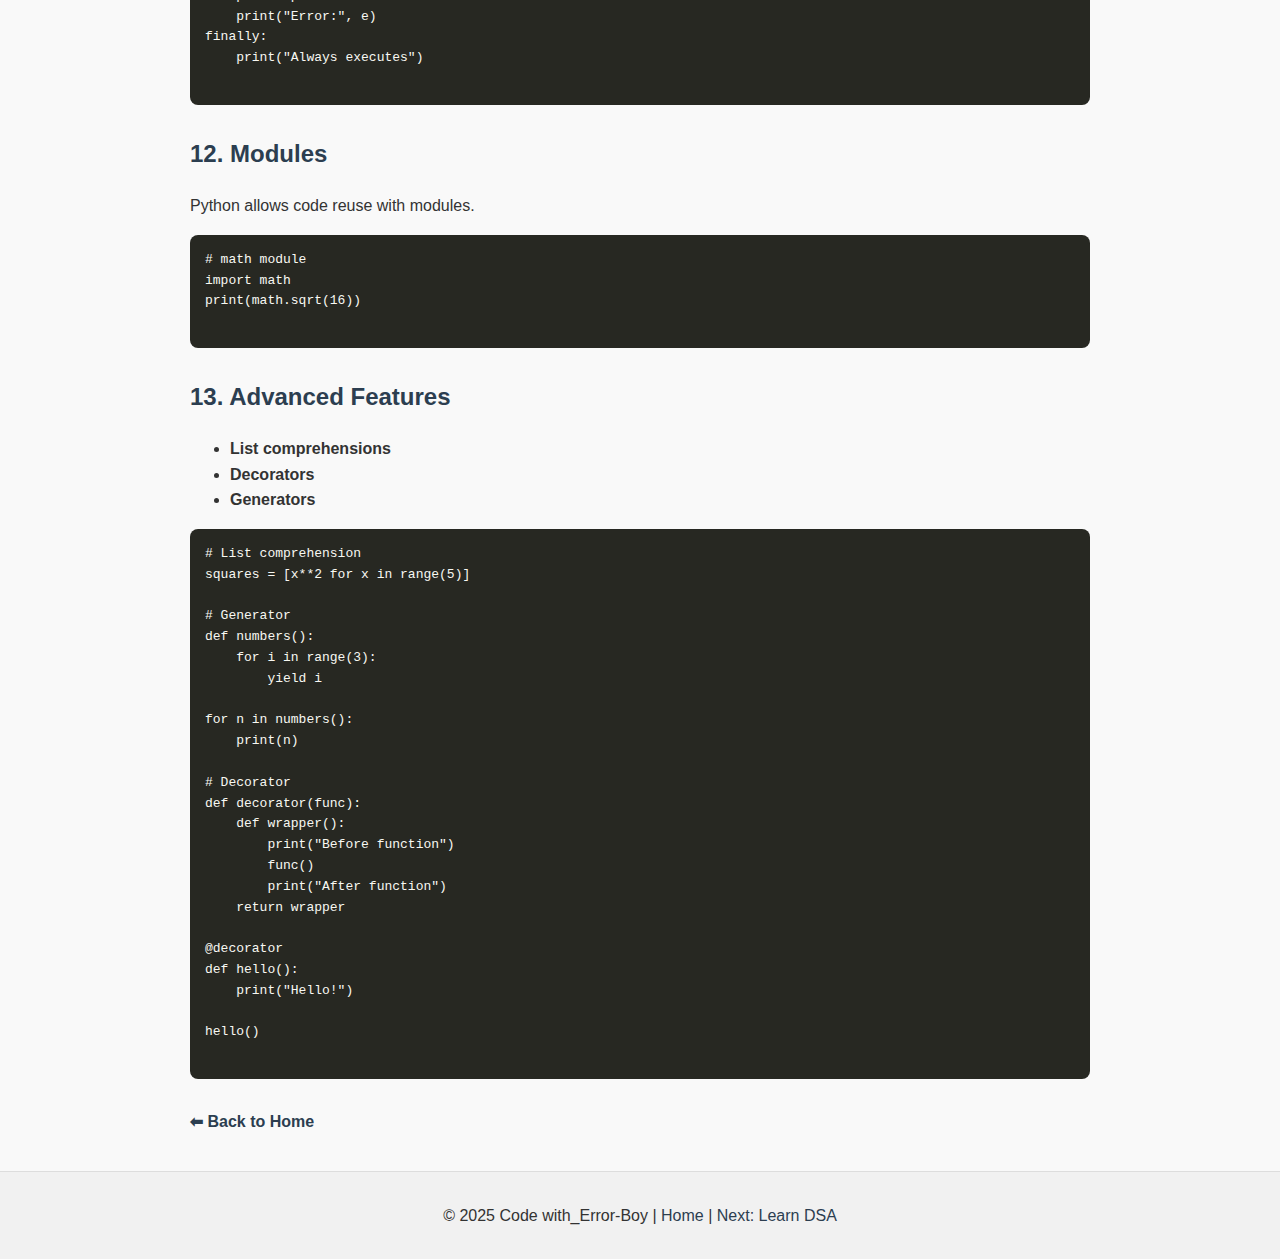
<file: python.html>
<!DOCTYPE html>
<html lang="en">
<head>
  <meta charset="UTF-8">
  <meta name="viewport" content="width=device-width, initial-scale=1.0">
  <title>Learn Python - Code with_Error-Boy</title>
  <link rel="icon" href="../icon.jpg">
</head>
<body style="font-family: Arial, sans-serif; margin:0; padding:0; line-height:1.6; background:#f9f9f9; color:#333;">

  <!-- Header -->
  <header style="background:#2c3e50; color:#fff; text-align:center; padding:20px;">
    <h1 style="margin:0;">Learn Python from Zero to Advanced</h1>
    <p style="margin-top:8px;">Simple, Powerful and Beginner-Friendly Language</p>
  </header>

  <!-- Main Content -->
  <main style="padding:20px; max-width:900px; margin:auto;">

    <!-- Intro -->
    <section style="margin-bottom:30px;">
      <h2 style="color:#2c3e50;">1. What is Python?</h2>
      <p>
        Python is a <b>high-level</b>, <b>interpreted</b>, and <b>object-oriented</b> programming language.  
        It is famous for being <b>easy to read</b> and is widely used in <b>web development, data science, AI, and automation</b>.
      </p>
    </section>

    <!-- Syntax -->
    <section style="margin-bottom:30px;">
      <h2 style="color:#2c3e50;">2. Python Syntax</h2>
      <p>Python uses <b>indentation</b> instead of curly braces.</p>
      <pre style="background:#272822; color:#f8f8f2; padding:15px; border-radius:8px;">
# Print a message
print("Hello, World!")
      </pre>
    </section>

    <!-- Variables -->
    <section style="margin-bottom:30px;">
      <h2 style="color:#2c3e50;">3. Variables</h2>
      <p>No need to declare types explicitly; Python detects them automatically.</p>
      <pre style="background:#272822; color:#f8f8f2; padding:15px; border-radius:8px;">
age = 25
price = 19.99
name = "Ali"
is_student = True
      </pre>
    </section>

    <!-- Data Types -->
    <section style="margin-bottom:30px;">
      <h2 style="color:#2c3e50;">4. Data Types</h2>
      <ul>
        <li><b>int</b> → numbers</li>
        <li><b>float</b> → decimals</li>
        <li><b>str</b> → text</li>
        <li><b>bool</b> → True/False</li>
        <li><b>list</b> → [1,2,3]</li>
        <li><b>tuple</b> → (1,2,3)</li>
        <li><b>dict</b> → {"name":"Ali","age":21}</li>
        <li><b>set</b> → {1,2,3}</li>
      </ul>
      <pre style="background:#272822; color:#f8f8f2; padding:15px; border-radius:8px;">
student = {"name": "Ali", "age": 21}
print(student["name"]) # Ali
      </pre>
    </section>

    <!-- Operators -->
    <section style="margin-bottom:30px;">
      <h2 style="color:#2c3e50;">5. Operators</h2>
      <ul>
        <li>Arithmetic: +, -, *, /, %</li>
        <li>Comparison: ==, !=, &lt;, &gt;, &lt;=, &gt;=</li>
        <li>Logical: and, or, not</li>
      </ul>
      <pre style="background:#272822; color:#f8f8f2; padding:15px; border-radius:8px;">
x, y = 10, 5
print(x + y)  # 15
print(x > y)  # True
      </pre>
    </section>

    <!-- Conditions -->
    <section style="margin-bottom:30px;">
      <h2 style="color:#2c3e50;">6. Conditional Statements</h2>
      <pre style="background:#272822; color:#f8f8f2; padding:15px; border-radius:8px;">
age = 18
if age >= 18:
    print("Adult")
else:
    print("Minor")
      </pre>
    </section>

    <!-- Loops -->
    <section style="margin-bottom:30px;">
      <h2 style="color:#2c3e50;">7. Loops</h2>
      <pre style="background:#272822; color:#f8f8f2; padding:15px; border-radius:8px;">
# For loop
for i in range(5):
    print(i)

# While loop
j = 0
while j < 5:
    print(j)
    j += 1
      </pre>
    </section>

    <!-- Functions -->
    <section style="margin-bottom:30px;">
      <h2 style="color:#2c3e50;">8. Functions</h2>
      <pre style="background:#272822; color:#f8f8f2; padding:15px; border-radius:8px;">
def greet(name):
    return "Hello " + name

print(greet("Ali"))

# Lambda function
add = lambda a, b: a + b
print(add(5, 3))
      </pre>
    </section>

    <!-- Lists, Tuples, Dictionaries -->
    <section style="margin-bottom:30px;">
      <h2 style="color:#2c3e50;">9. Collections</h2>
      <pre style="background:#272822; color:#f8f8f2; padding:15px; border-radius:8px;">
# List
fruits = ["apple", "banana", "mango"]
print(fruits[0])

# Tuple
numbers = (1, 2, 3)

# Dictionary
student = {"name": "Ali", "age": 21}
print(student["age"])
      </pre>
    </section>

    <!-- OOP -->
    <section style="margin-bottom:30px;">
      <h2 style="color:#2c3e50;">10. Object-Oriented Programming (OOP)</h2>
      <pre style="background:#272822; color:#f8f8f2; padding:15px; border-radius:8px;">
class Car:
    def __init__(self, brand, year):
        self.brand = brand
        self.year = year

    def display(self):
        print(self.brand, self.year)

c1 = Car("Toyota", 2022)
c1.display()
      </pre>
    </section>

    <!-- Exceptions -->
    <section style="margin-bottom:30px;">
      <h2 style="color:#2c3e50;">11. Exception Handling</h2>
      <pre style="background:#272822; color:#f8f8f2; padding:15px; border-radius:8px;">
try:
    result = 10 / 0
except Exception as e:
    print("Error:", e)
finally:
    print("Always executes")
      </pre>
    </section>

    <!-- Modules -->
    <section style="margin-bottom:30px;">
      <h2 style="color:#2c3e50;">12. Modules</h2>
      <p>Python allows code reuse with modules.</p>
      <pre style="background:#272822; color:#f8f8f2; padding:15px; border-radius:8px;">
# math module
import math
print(math.sqrt(16))
      </pre>
    </section>

    <!-- Advanced -->
    <section style="margin-bottom:30px;">
      <h2 style="color:#2c3e50;">13. Advanced Features</h2>
      <ul>
        <li><b>List comprehensions</b></li>
        <li><b>Decorators</b></li>
        <li><b>Generators</b></li>
      </ul>
      <pre style="background:#272822; color:#f8f8f2; padding:15px; border-radius:8px;">
# List comprehension
squares = [x**2 for x in range(5)]

# Generator
def numbers():
    for i in range(3):
        yield i

for n in numbers():
    print(n)

# Decorator
def decorator(func):
    def wrapper():
        print("Before function")
        func()
        print("After function")
    return wrapper

@decorator
def hello():
    print("Hello!")

hello()
      </pre>
    </section>

    <!-- Back Link -->
    <p><a href="../index.html" style="color:#2c3e50; text-decoration:none; font-weight:bold;">⬅ Back to Home</a></p>
  </main>

  <!-- Footer -->
  <footer style="text-align:center; padding:15px; background:#f1f1f1; border-top:1px solid #ddd;">
    <p>&copy; 2025 Code with_Error-Boy | 
      <a href="../index.html" style="color:#2c3e50; text-decoration:none;">Home</a> | 
      <a href="dsa.html" style="color:#2c3e50; text-decoration:none;">Next: Learn DSA</a>
    </p>
  </footer>

</body>
</html>
</file>
<file: styles.css>
/* General Styles */
body {
  font-family: Arial, sans-serif;
  margin: 0;
  padding: 0;
  background: #ffffff;   /* White background */
  color: #333;           /* Dark text */
  line-height: 1.6;
}

/* Header */
header {
  background: #f5f5f5;
  padding: 20px;
  text-align: center;
}

header h1 {
  margin: 0;
  font-size: 2rem;
}

header p {
  margin-top: 8px;
  color: #555;
}

/* Main Section */
main {
  padding: 20px;
  max-width: 900px;
  margin: auto;
}

/* Language List */
main ul {
  list-style: none;
  padding: 0;
  display: grid;
  grid-template-columns: repeat(auto-fit, minmax(180px, 1fr));
  gap: 15px;
}

main li {
  background: #fafafa;
  border: 1px solid #ddd;
  border-radius: 8px;
  text-align: center;
  padding: 15px;
  transition: background 0.3s;
}

main li:hover {
  background: #eaeaea;
}

main a {
  text-decoration: none;
  color: #0073e6;
  font-weight: bold;
}

/* Footer */
footer {
  text-align: center;
  padding: 15px;
  background: #f5f5f5;
  border-top: 1px solid #ddd;
  margin-top: 20px;
}

footer a {
  color: #0073e6;
  text-decoration: none;
  margin: 0 5px;
}

footer a:hover {
  text-decoration: underline;
}

/* Responsive Text */
@media (max-width: 600px) {
  header h1 {
    font-size: 1.5rem;
  }

  main {
    padding: 10px;
  }
}
</file>
